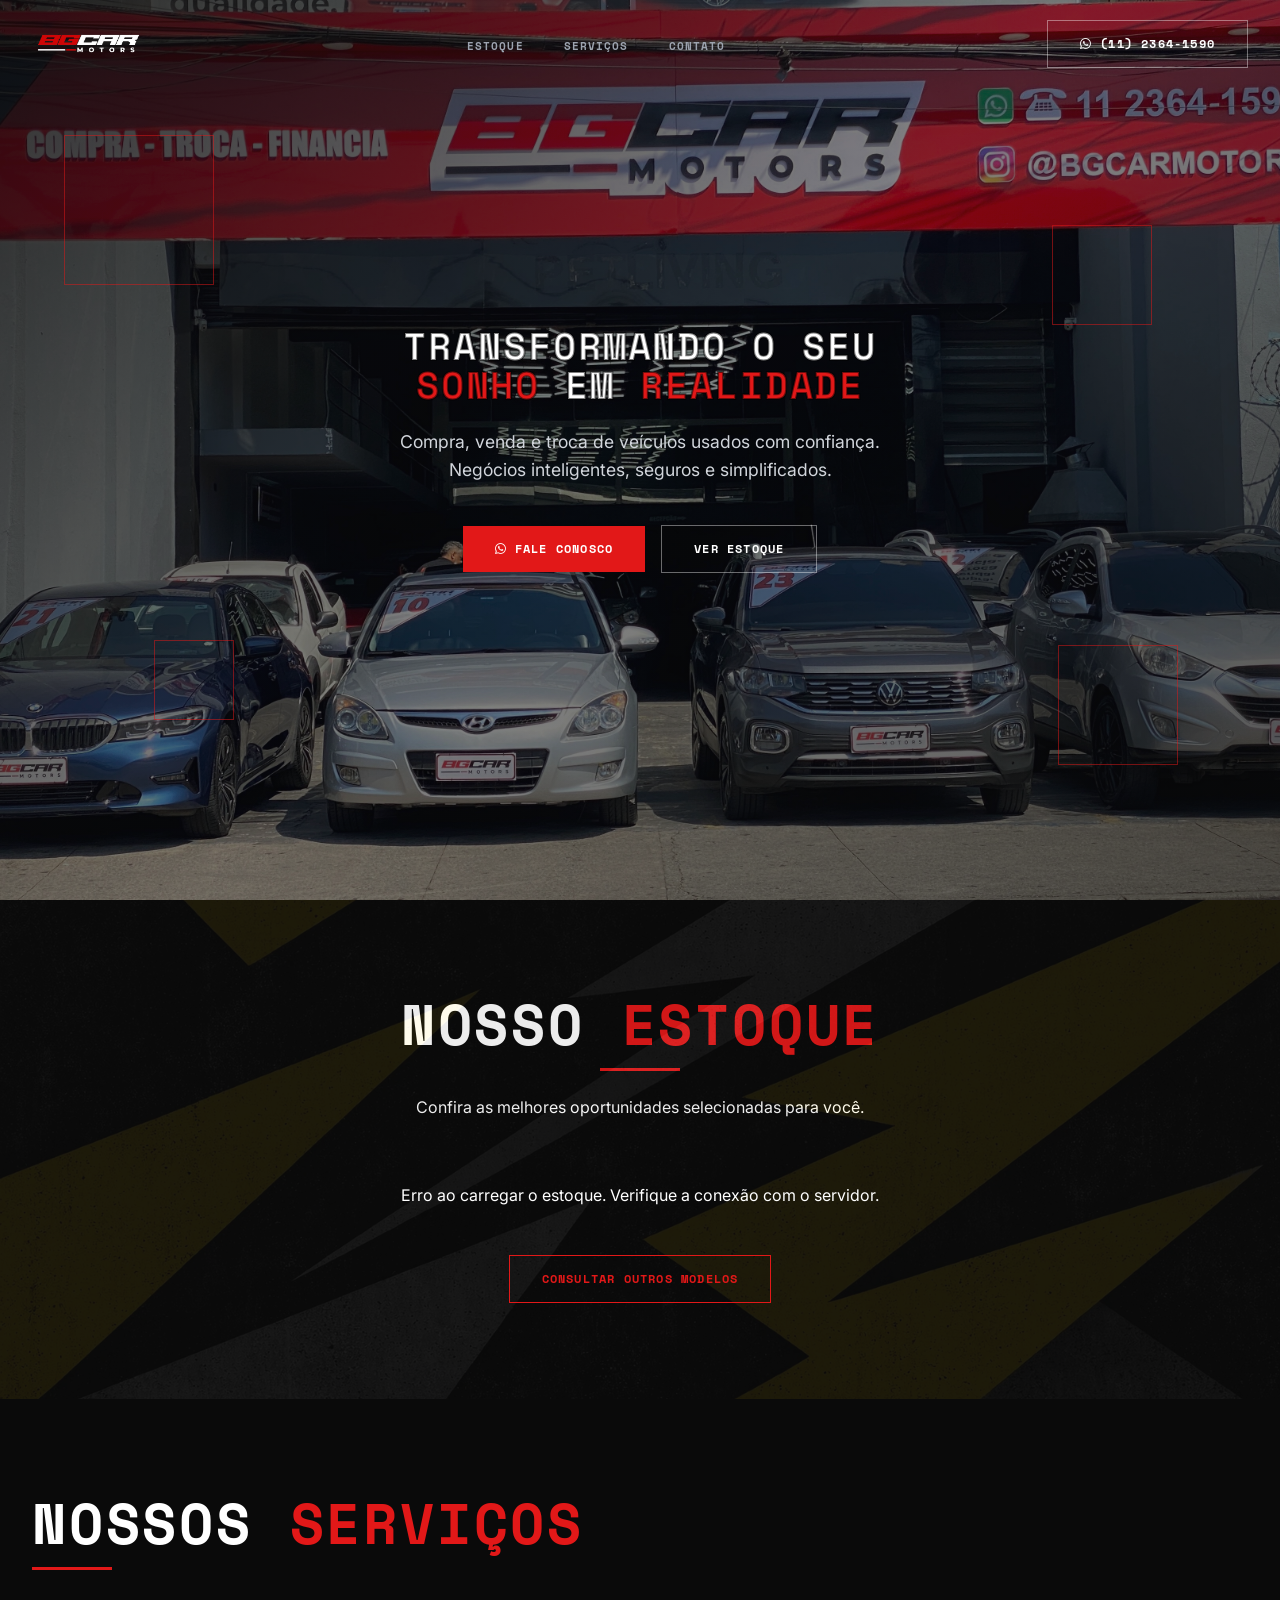
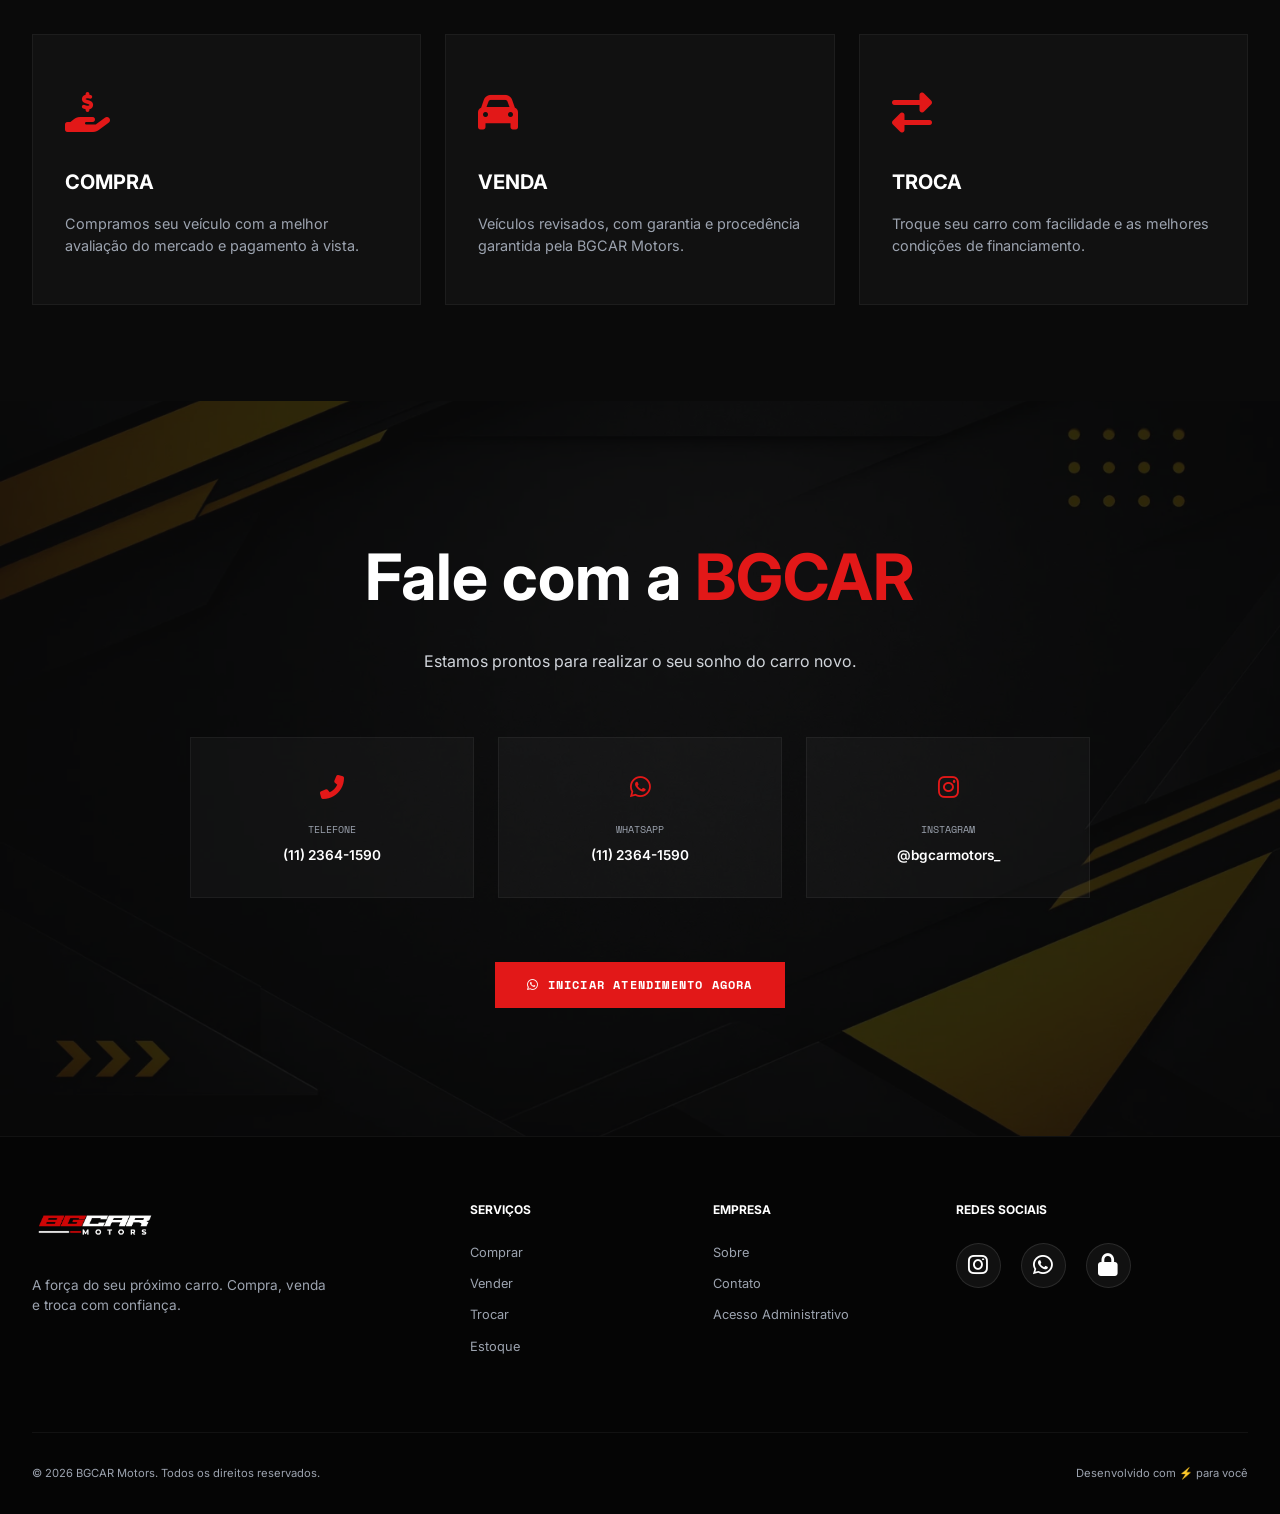
<file: index.html>
<!DOCTYPE html>
<html lang="pt-BR">
<head>
  <!-- Facebook Pixel Code -->
<script>
!function(f,b,e,v,n,t,s)
{if(f.fbq)return;n=f.fbq=function(){n.callMethod?
n.callMethod.apply(n,arguments):n.queue.push(arguments)};
if(!f._fbq)f._fbq=n;n.push=n;n.loaded=!0;n.version='2.0';
n.queue=[];t=b.createElement(e);t.async=!0;
t.src=v;s=b.getElementsByTagName(e)[0];
s.parentNode.insertBefore(t,s)}(window,document,'script',
'https://connect.facebook.net/en_US/fbevents.js');
 fbq('init', '2190529181764199'); 
fbq('track', 'PageView');
</script>
<noscript>
 <img height="1" width="1" 
src="https://www.facebook.com/tr?id=2190529181764199&ev=PageView
&noscript=1"/>
</noscript>
<!-- End Facebook Pixel Code -->

  <meta charset="UTF-8">
  <meta name="viewport" content="width=device-width, initial-scale=1.0">
  <title>BGCAR Motors — Acelere sua Conquista</title>
  
  <!-- CSS -->
  <link rel="stylesheet" href="./style.css">
  
  <!-- Font Awesome for Icons -->
  <link rel="stylesheet" href="https://cdnjs.cloudflare.com/ajax/libs/font-awesome/6.4.0/css/all.min.css">
  
  
  <!-- Favicon -->
  <link rel="icon" type="image/jpeg" href="img/logo.png">
</head>
<body>

  <!-- ══════════════════════════════════════════════════════════
       NAVBAR
  ══════════════════════════════════════════════════════════ -->
  <nav class="navbar" id="navbar">
    <div class="container">
      <!-- Logo -->
      <a href="index.html" class="navbar-logo">
        <img src="img/logo.png" alt="BGCAR Motors Logo" class="logo-img" />
      </a>

      <!-- Desktop Nav -->
      <ul class="navbar-nav">
        <li><a href="#estoque">Estoque</a></li>
        <li><a href="#servicos">Serviços</a></li>
        <li><a href="#contato">Contato</a></li>
      </ul>

      <!-- CTA -->
      <div class="navbar-cta">
        <a href="https://wa.me/551123641590" target="_blank" class="btn btn-outline">
          <i class="fab fa-whatsapp"></i> (11) 2364-1590
        </a>
      </div>

      <!-- Mobile Toggle -->
      <button class="navbar-toggle" id="mobileToggle">
        <span></span>
        <span></span>
        <span></span>
      </button>
    </div>
  </nav>

  <!-- Mobile Menu -->
  <div class="mobile-menu" id="mobileMenu">
    <button class="mobile-menu-close" id="mobileClose">&times;</button>
    <a href="#estoque">Estoque</a>
    <a href="#servicos">Serviços</a>
    <a href="#contato">Contato</a>
    <a href="https://wa.me/551123641590" target="_blank" class="btn btn-primary">Fale Conosco</a>
  </div>

  <!-- ══════════════════════════════════════════════════════════
       HERO SECTION
  ══════════════════════════════════════════════════════════ -->
  <section class="hero" id="hero">
    <div class="hero-bg"></div>
    <div class="hero-overlay"></div>
    
    <!-- Geometric Elements (Losangos Animados) -->
    <div class="hero-geo">
      <div class="geo-shape geo-shape-1"></div>
      <div class="geo-shape geo-shape-2"></div>
      <div class="geo-shape geo-shape-3"></div>
      <div class="geo-shape geo-shape-4"></div>
    </div>

    <div class="hero-content">
     <h1 class="hero-title">
      Transformando o seu<br>
      <span>sonho</span> em <span>realidade</span>
     </h1>
      <p class="hero-subtitle">
        Compra, venda e troca de veículos usados com confiança. Negócios inteligentes, seguros e simplificados.
      </p>
      <div class="hero-actions">
        <a href="https://wa.me/551123641590" target="_blank" class="btn btn-primary">
          <i class="fab fa-whatsapp"></i> FALE CONOSCO
        </a>
        <a href="#estoque" class="btn btn-outline">VER ESTOQUE</a>
      </div>
    </div>
  </section>

  <!-- ══════════════════════════════════════════════════════════
       ESTOQUE SECTION
  ══════════════════════════════════════════════════════════ -->
  <section class="estoque" id="estoque">
    <div class="estoque-bg"></div>
    <div class="container">
      <div class="estoque-header">
        <h2 class="section-title">Nosso <span>Estoque</span></h2>
        <div class="section-divider"></div>
        <p class="text-muted">Confira as melhores oportunidades selecionadas para você.</p>
      </div>

      <!-- O estoque será carregado dinamicamente via JS (Supabase) -->
      <div class="estoque-grid" id="estoqueGrid">
        <p style="text-align: center; grid-column: 1/-1; color: var(--text-muted);">Carregando estoque...</p>
      </div>

      <div style="text-align: center; margin-top: 3rem;">
        <a href="https://wa.me/551123641590" target="_blank" class="btn btn-outline-red">CONSULTAR OUTROS MODELOS</a>
      </div>
    </div>
  </section>

  <!-- ══════════════════════════════════════════════════════════
       SERVIÇOS SECTION
  ══════════════════════════════════════════════════════════ -->
  <section class="servicos" id="servicos">
    <div class="container">
      <h2 class="section-title">Nossos <span>Serviços</span></h2>
      <div class="section-divider"></div>

      <div class="servicos-grid">
        <div class="servico-card">
          <div class="servico-icon"><i class="fas fa-hand-holding-usd"></i></div>
          <h3 class="servico-title">Compra</h3>
          <p class="servico-desc">Compramos seu veículo com a melhor avaliação do mercado e pagamento à vista.</p>
        </div>
        <div class="servico-card">
          <div class="servico-icon"><i class="fas fa-car"></i></div>
          <h3 class="servico-title">Venda</h3>
          <p class="servico-desc">Veículos revisados, com garantia e procedência garantida pela BGCAR Motors.</p>
        </div>
        <div class="servico-card">
          <div class="servico-icon"><i class="fas fa-exchange-alt"></i></div>
          <h3 class="servico-title">Troca</h3>
          <p class="servico-desc">Troque seu carro com facilidade e as melhores condições de financiamento.</p>
        </div>
      </div>
    </div>
  </section>

  <!-- ══════════════════════════════════════════════════════════
       CTA / CONTATO SECTION
  ══════════════════════════════════════════════════════════ -->
  <section class="cta" id="contato">
    <div class="cta-bg"></div>
    <div class="cta-overlay"></div>
    <div class="container">
      <div class="cta-content">
        <h2 class="cta-title">Fale com a <span>BGCAR</span></h2>
        <p class="cta-subtitle">Estamos prontos para realizar o seu sonho do carro novo.</p>
        
        <div class="cta-contacts">
          <div class="contact-card">
            <div class="contact-icon"><i class="fas fa-phone-alt"></i></div>
            <div class="contact-label">Telefone</div>
            <div class="contact-value">(11) 2364-1590</div>
          </div>
          <div class="contact-card">
            <div class="contact-icon"><i class="fab fa-whatsapp"></i></div>
            <div class="contact-label">WhatsApp</div>
            <div class="contact-value">(11) 2364-1590</div>
          </div>
          <div class="contact-card">
            <div class="contact-icon"><i class="fab fa-instagram"></i></div>
            <div class="contact-label">Instagram</div>
            <div class="contact-value">@bgcarmotors_</div>
          </div>
        </div>

        <a href="https://wa.me/551123641590" target="_blank" class="btn btn-primary btn-lg">
          <i class="fab fa-whatsapp"></i> INICIAR ATENDIMENTO AGORA
        </a>
      </div>
    </div>
  </section>

  <!-- ══════════════════════════════════════════════════════════
       FOOTER
  ══════════════════════════════════════════════════════════ -->
  <footer class="footer">
    <div class="container">
      <div class="footer-grid">
        <div>
          <div class="footer-brand-logo">
            <img src="img/logo.png" alt="BGCAR Motors Logo" class="footer-logo-img" />
          </div>
          <p class="footer-brand-desc">
            A força do seu próximo carro. Compra, venda e troca com confiança.
          </p>
        </div>
        <div>
          <h4 class="footer-col-title">SERVIÇOS</h4>
          <ul class="footer-links">
            <li><a href="#servicos">Comprar</a></li>
            <li><a href="#servicos">Vender</a></li>
            <li><a href="#servicos">Trocar</a></li>
            <li><a href="#estoque">Estoque</a></li>
          </ul>
        </div>
        <div>
          <h4 class="footer-col-title">EMPRESA</h4>
          <ul class="footer-links">
            <li><a href="#hero">Sobre</a></li>
            <li><a href="#contato">Contato</a></li>
            <li><a href="./area-logada.html">Acesso Administrativo</a></li>
          </ul>
        </div>
        <div>
          <h4 class="footer-col-title">REDES SOCIAIS</h4>
          <div class="social-links">
            <a href="https://www.instagram.com/bgcarmotors_/" target="_blank" rel="noopener" class="social-btn instagram" title="Instagram">
              <i class="fab fa-instagram"></i>
            </a>
            <a href="https://wa.me/551123641590" target="_blank" rel="noopener" class="social-btn whatsapp" title="WhatsApp">
              <i class="fab fa-whatsapp"></i>
            </a>
            <a href="./area-logada.html" class="social-btn admin-lock" title="Área Logada">
              <i class="fas fa-lock"></i>
            </a>
          </div>
        </div>
      </div>

      <div class="footer-bottom">
        <p class="footer-copy">&copy; 2026 BGCAR Motors. Todos os direitos reservados.</p>
        <p class="footer-dev">Desenvolvido com &#9889; para você</p>
      </div>
    </div>
  </footer>

  <!-- Scripts -->
  <script src="script.js"></script>
</body>
</html>
</file>
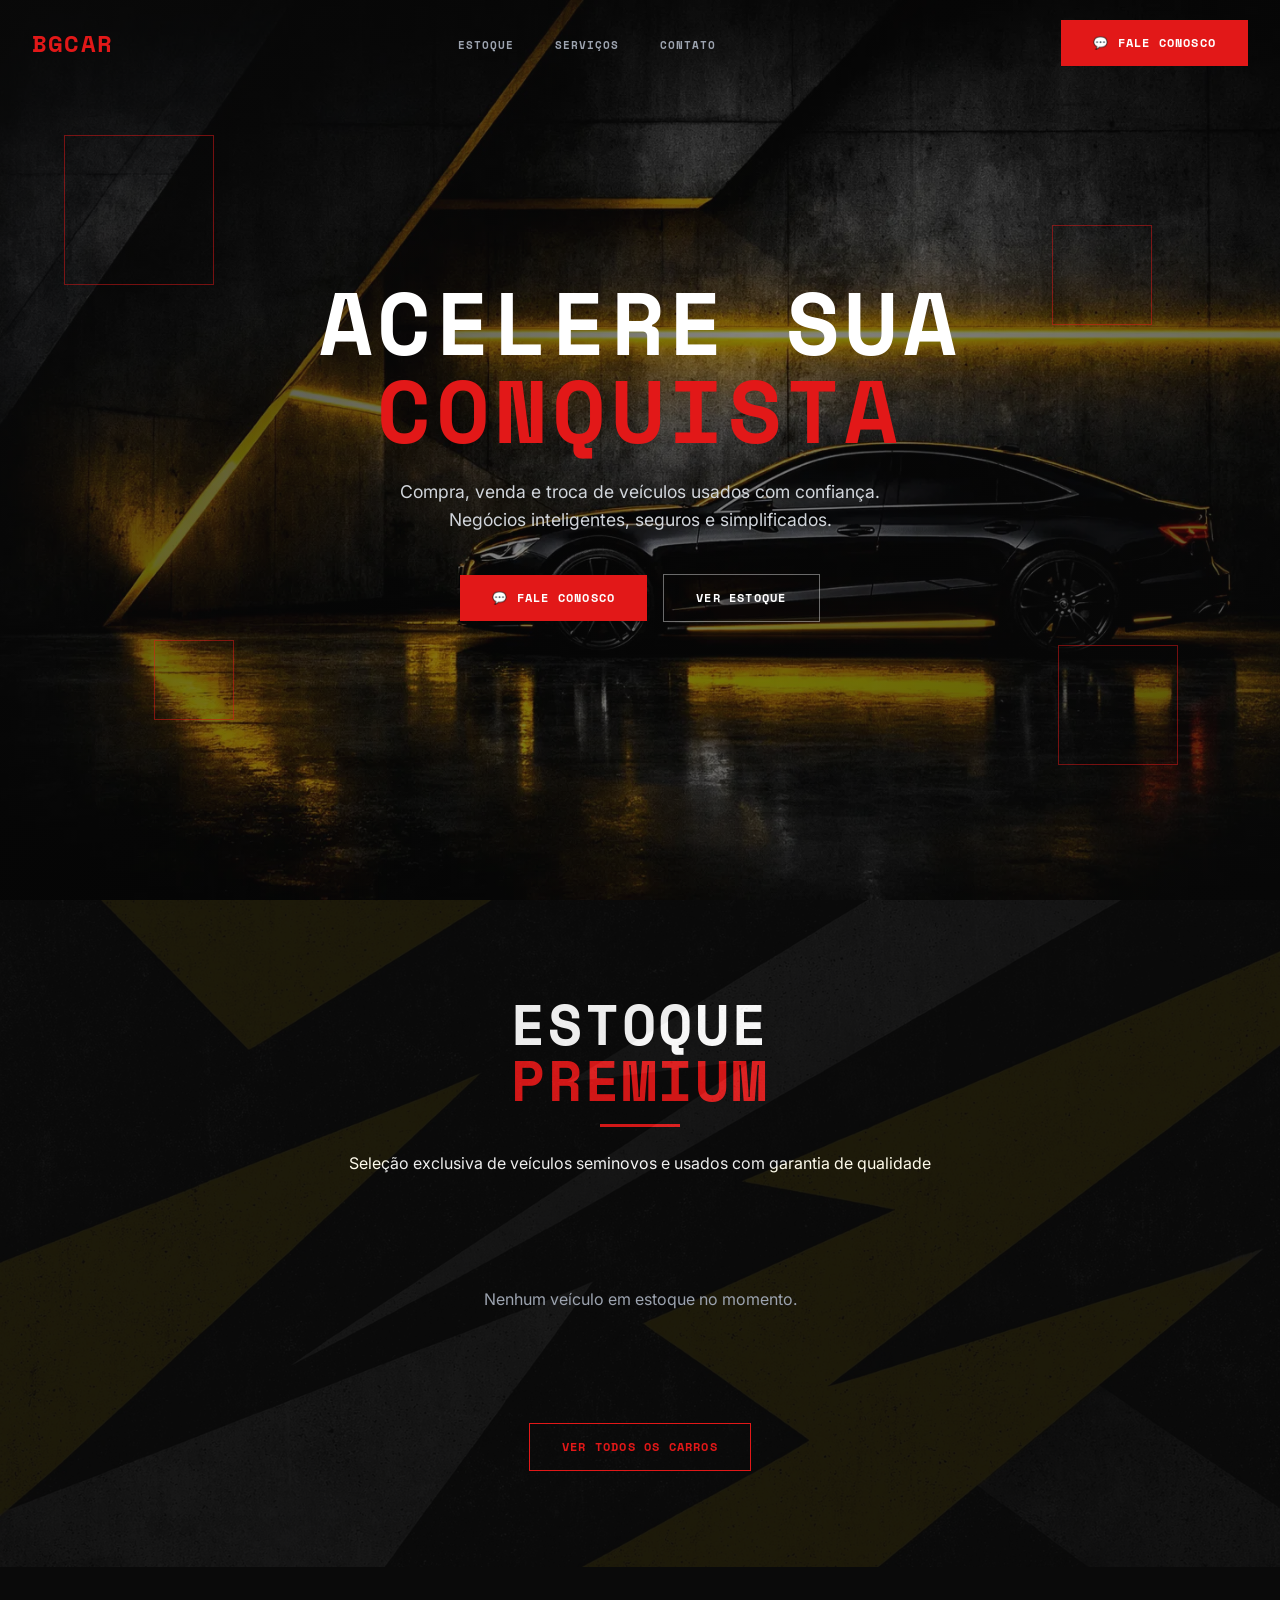
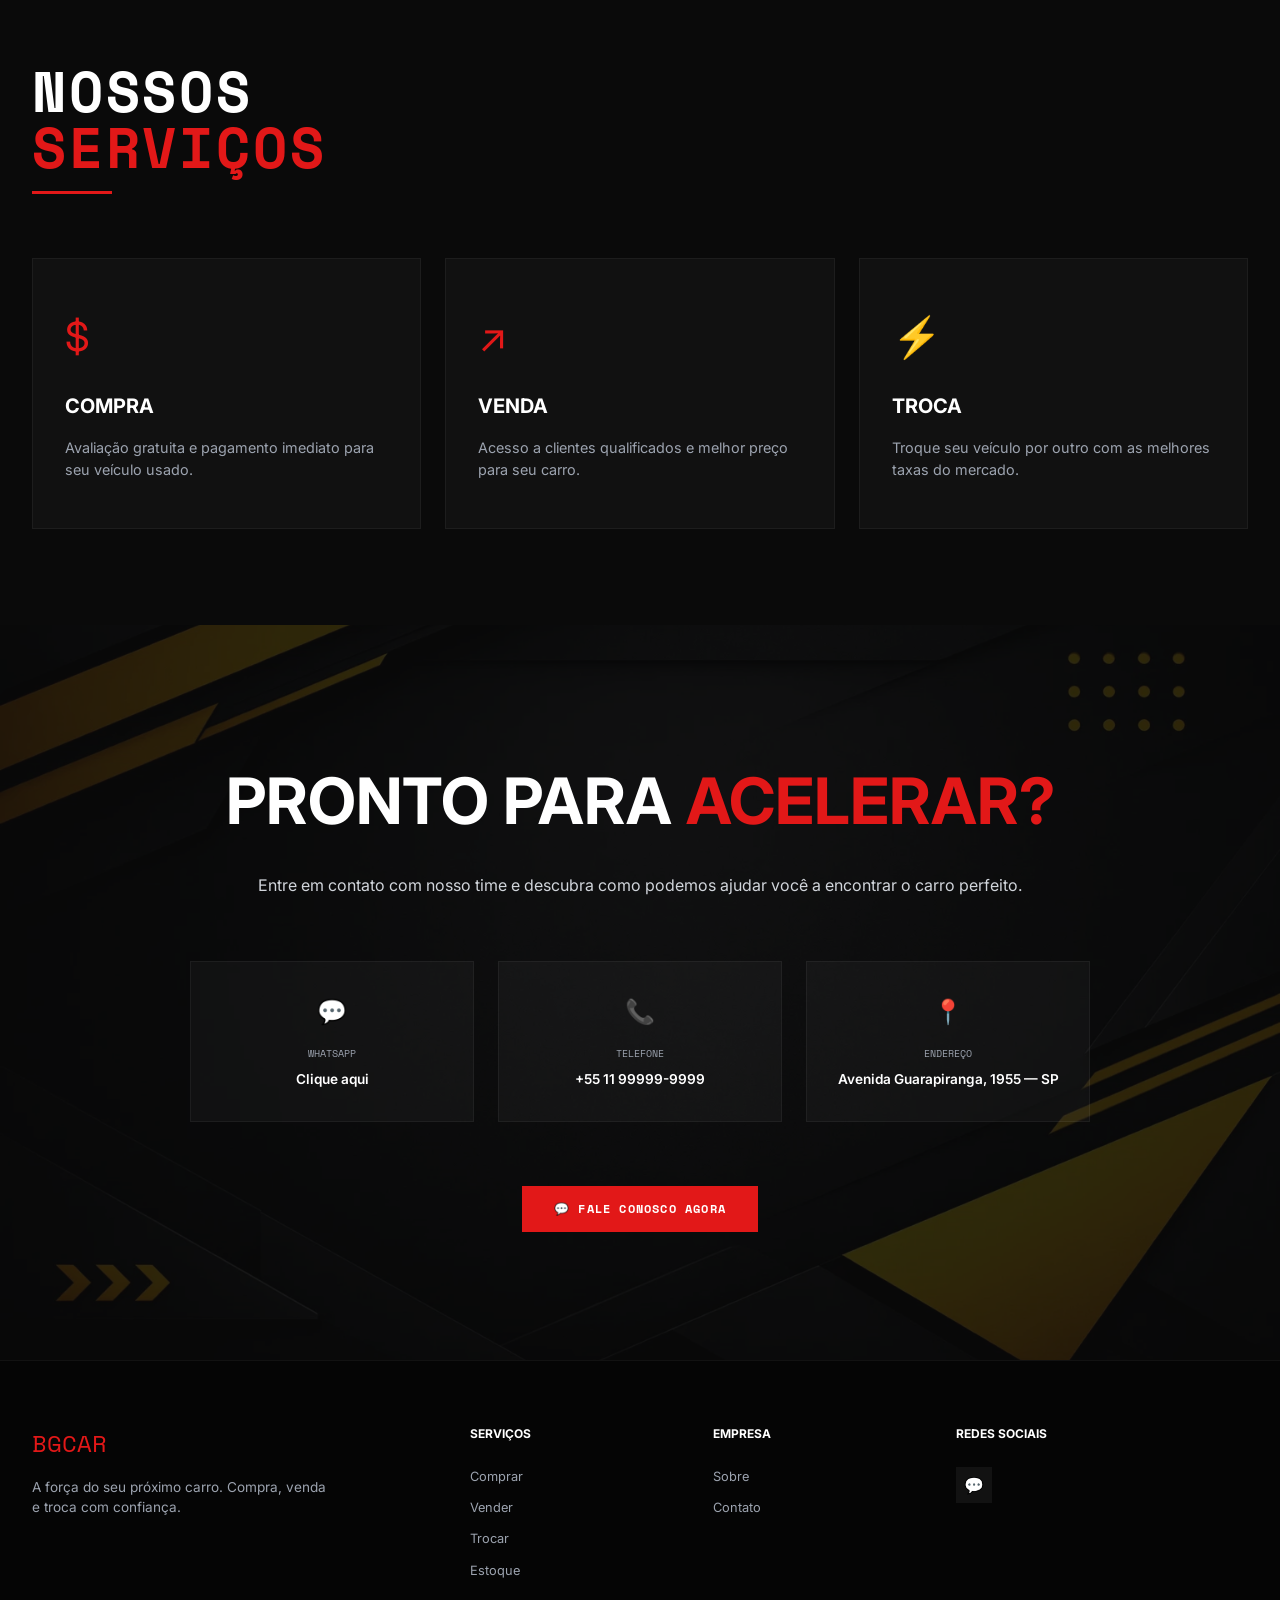
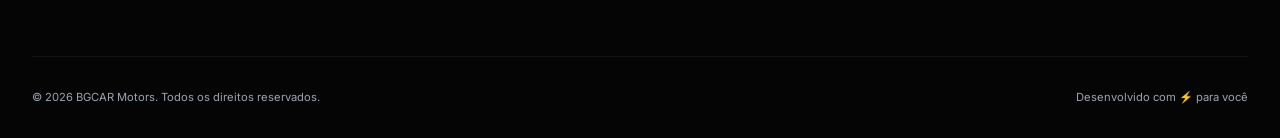
<file: bgcarmotors/src/pages/index.html>
<!DOCTYPE html>
<html lang="pt-BR">
<head>
  <meta charset="UTF-8" />
  <meta name="viewport" content="width=device-width, initial-scale=1.0, maximum-scale=1" />
  <title>BGCAR Motors — Acelere sua Conquista</title>
  <meta name="description" content="Compra, venda e troca de veículos usados. Negócios com confiança. A força do seu próximo carro!" />
  <meta name="theme-color" content="#0a0a0a" />

  <!-- Open Graph -->
  <meta property="og:title" content="BGCAR Motors — Acelere sua Conquista" />
  <meta property="og:description" content="Compra, venda e troca de veículos usados com confiança." />
  <meta property="og:type" content="website" />
  <meta property="og:url" content="https://bgcarmotors.com.br/" />

  <!-- Favicon placeholder -->
  <link rel="icon" type="image/x-icon" href="../img/logo.jpeg" />

  <!-- CSS -->
  <link rel="stylesheet" href="style.css" />
</head>
<body>

  <!-- ══════════════════════════════════════════════════════════
       NAVBAR
  ══════════════════════════════════════════════════════════ -->
  <nav class="navbar" id="navbar">
    <div class="container">
      <!-- Logo -->
      <a href="index.html" class="navbar-logo">
        BGCAR
      </a>

      <!-- Desktop Nav -->
      <ul class="navbar-nav">
        <li><a href="#estoque">Estoque</a></li>
        <li><a href="#servicos">Serviços</a></li>
        <li><a href="#contato">Contato</a></li>
      </ul>

      <!-- Desktop CTA -->
      <div class="navbar-cta">
        <a href="https://wa.me/5511999999999?text=Olá!%20Gostaria%20de%20saber%20mais%20sobre%20os%20carros%20disponíveis."
           class="btn btn-primary" target="_blank" rel="noopener">
          &#128172; Fale Conosco
        </a>
      </div>

      <!-- Mobile Toggle -->
      <button class="navbar-toggle" id="navToggle" aria-label="Abrir menu">
        <span></span>
        <span></span>
        <span></span>
      </button>
    </div>
  </nav>

  <!-- Mobile Menu -->
  <div class="mobile-menu" id="mobileMenu">
    <button class="mobile-menu-close" id="mobileMenuClose" aria-label="Fechar menu">&times;</button>
    <a href="#estoque" class="mobile-link">Estoque</a>
    <a href="#servicos" class="mobile-link">Serviços</a>
    <a href="#contato" class="mobile-link">Contato</a>
    <a href="https://wa.me/5511999999999?text=Olá!%20Gostaria%20de%20saber%20mais%20sobre%20os%20carros%20disponíveis."
       class="btn btn-primary" target="_blank" rel="noopener">
      &#128172; Fale Conosco
    </a>
  </div>


  <!-- ══════════════════════════════════════════════════════════
       HERO SECTION
  ══════════════════════════════════════════════════════════ -->
  <section class="hero" id="hero">
    <!-- Background -->
    <div class="hero-bg"></div>
    <div class="hero-overlay"></div>

    <!-- Geometric decorations (Animated Diamonds) -->
    <div class="hero-geo">
      <div class="geo-shape geo-shape-1"></div>
      <div class="geo-shape geo-shape-2"></div>
      <div class="geo-shape geo-shape-3"></div>
      <div class="geo-shape geo-shape-4"></div>
    </div>

    <!-- Content -->
    <div class="hero-content">
      <h1 class="hero-title fade-in">
        ACELERE SUA
        <span>CONQUISTA</span>
      </h1>
      <p class="hero-subtitle fade-in delay-1">
        Compra, venda e troca de veículos usados com confiança.
        Negócios inteligentes, seguros e simplificados.
      </p>
      <div class="hero-actions fade-in delay-2">
        <a href="https://wa.me/5511999999999?text=Olá!%20Gostaria%20de%20saber%20mais%20sobre%20os%20carros%20disponíveis."
           class="btn btn-primary" target="_blank" rel="noopener">
          &#128172; Fale Conosco
        </a>
        <a href="#estoque" class="btn btn-outline">
          Ver Estoque
        </a>
      </div>
    </div>
  </section>


  <!-- ══════════════════════════════════════════════════════════
       ESTOQUE SECTION
  ══════════════════════════════════════════════════════════ -->
  <section class="estoque" id="estoque">
    <div class="estoque-bg"></div>

    <div class="container">
      <!-- Header -->
      <div class="estoque-header fade-in">
        <h2 class="section-title">
          ESTOQUE<br><span>PREMIUM</span>
        </h2>
        <div class="section-divider"></div>
        <p class="estoque-subtitle">
          Seleção exclusiva de veículos seminovos e usados com garantia de qualidade
        </p>
      </div>

      <!-- Grid de carros dinâmico -->
      <div class="estoque-grid" id="estoqueGrid">
        <!-- Preenchido dinamicamente pelo script.js -->
      </div><!-- /estoque-grid -->

      <!-- Ver todos -->
      <div class="estoque-footer fade-in" style="text-align: center; margin-top: 4rem;">
        <a href="https://wa.me/5511999999999?text=Olá!%20Gostaria%20de%20ver%20todo%20o%20estoque%20disponível."
           class="btn btn-outline-red" target="_blank" rel="noopener">
          VER TODOS OS CARROS
        </a>
      </div>
    </div>
  </section>


  <!-- ══════════════════════════════════════════════════════════
       SERVIÇOS SECTION
  ══════════════════════════════════════════════════════════ -->
  <section class="servicos" id="servicos">
    <div class="container">
      <!-- Header -->
      <div class="servicos-header fade-in-left">
        <h2 class="section-title">
          NOSSOS<br><span>SERVIÇOS</span>
        </h2>
        <div class="section-divider"></div>
      </div>

      <!-- Grid -->
      <div class="servicos-grid">

        <!-- Compra -->
        <div class="servico-card fade-in delay-1">
          <div class="servico-icon">&#36;</div>
          <h3 class="servico-title">COMPRA</h3>
          <p class="servico-desc">
            Avaliação gratuita e pagamento imediato para seu veículo usado.
          </p>
        </div>

        <!-- Venda -->
        <div class="servico-card fade-in delay-2">
          <div class="servico-icon">&#8599;</div>
          <h3 class="servico-title">VENDA</h3>
          <p class="servico-desc">
            Acesso a clientes qualificados e melhor preço para seu carro.
          </p>
        </div>

        <!-- Troca -->
        <div class="servico-card fade-in delay-3">
          <div class="servico-icon">&#9889;</div>
          <h3 class="servico-title">TROCA</h3>
          <p class="servico-desc">
            Troque seu veículo por outro com as melhores taxas do mercado.
          </p>
        </div>

      </div><!-- /servicos-grid -->
    </div>
  </section>


  <!-- ══════════════════════════════════════════════════════════
       CTA / CONTATO SECTION
  ══════════════════════════════════════════════════════════ -->
  <section class="cta" id="contato">
    <div class="cta-bg"></div>
    <div class="cta-overlay"></div>

    <div class="container">
      <div class="cta-content">
        <h2 class="cta-title fade-in">
          PRONTO PARA
          <span>ACELERAR?</span>
        </h2>
        <p class="cta-subtitle fade-in delay-1">
          Entre em contato com nosso time e descubra como podemos ajudar
          você a encontrar o carro perfeito.
        </p>

        <!-- Contact cards -->
        <div class="cta-contacts fade-in delay-2">
          <a href="https://wa.me/5511999999999?text=Olá!%20Gostaria%20de%20saber%20mais%20sobre%20os%20carros%20disponíveis."
             class="contact-card" target="_blank" rel="noopener">
            <div class="contact-icon">&#128172;</div>
            <div class="contact-label">WHATSAPP</div>
            <div class="contact-value">Clique aqui</div>
          </a>
          <a href="tel:+5511999999999" class="contact-card">
            <div class="contact-icon">&#128222;</div>
            <div class="contact-label">TELEFONE</div>
            <div class="contact-value">+55 11 99999-9999</div>
          </a>
          <div class="contact-card">
            <div class="contact-icon">&#128205;</div>
            <div class="contact-label">ENDEREÇO</div>
            <div class="contact-value">Avenida Guarapiranga, 1955 — SP</div>
          </div>
        </div>

        <!-- CTA Button -->
        <div class="fade-in delay-3">
          <a href="https://wa.me/5511999999999?text=Olá!%20Gostaria%20de%20saber%20mais%20sobre%20os%20carros%20disponíveis."
             class="btn btn-primary" target="_blank" rel="noopener">
            &#128172; FALE CONOSCO AGORA
          </a>
        </div>
      </div>
    </div>
  </section>


  <!-- ══════════════════════════════════════════════════════════
       FOOTER
  ══════════════════════════════════════════════════════════ -->
  <footer class="footer">
    <div class="container">
      <div class="footer-grid">

        <!-- Brand -->
        <div>
          <div class="footer-brand-name">BGCAR</div>
          <p class="footer-brand-desc">
            A força do seu próximo carro. Compra, venda e troca com confiança.
          </p>
        </div>

        <!-- Serviços -->
        <div>
          <h4 class="footer-col-title">SERVIÇOS</h4>
          <ul class="footer-links">
            <li><a href="#servicos">Comprar</a></li>
            <li><a href="#servicos">Vender</a></li>
            <li><a href="#servicos">Trocar</a></li>
            <li><a href="#estoque">Estoque</a></li>
          </ul>
        </div>

        <!-- Empresa -->
        <div>
          <h4 class="footer-col-title">EMPRESA</h4>
          <ul class="footer-links">
            <li><a href="#hero">Sobre</a></li>
            <li><a href="#contato">Contato</a></li>
          </ul>
        </div>

        <!-- Redes Sociais -->
        <div>
          <h4 class="footer-col-title">REDES SOCIAIS</h4>
          <div class="social-links">
            <a href="https://wa.me/5511999999999" class="social-btn" target="_blank" rel="noopener" aria-label="WhatsApp">
              &#128172;
            </a>
          </div>
        </div>

      </div><!-- /footer-grid -->

      <div class="footer-bottom">
        <p class="footer-copy">
          &copy; 2026 BGCAR Motors. Todos os direitos reservados.
        </p>
        <p class="footer-dev">
          Desenvolvido com &#9889; para você
        </p>
      </div>
    </div>
  </footer>


  <!-- JS -->
  <script src="../js/script.js"></script>
</body>
</html>
</file>
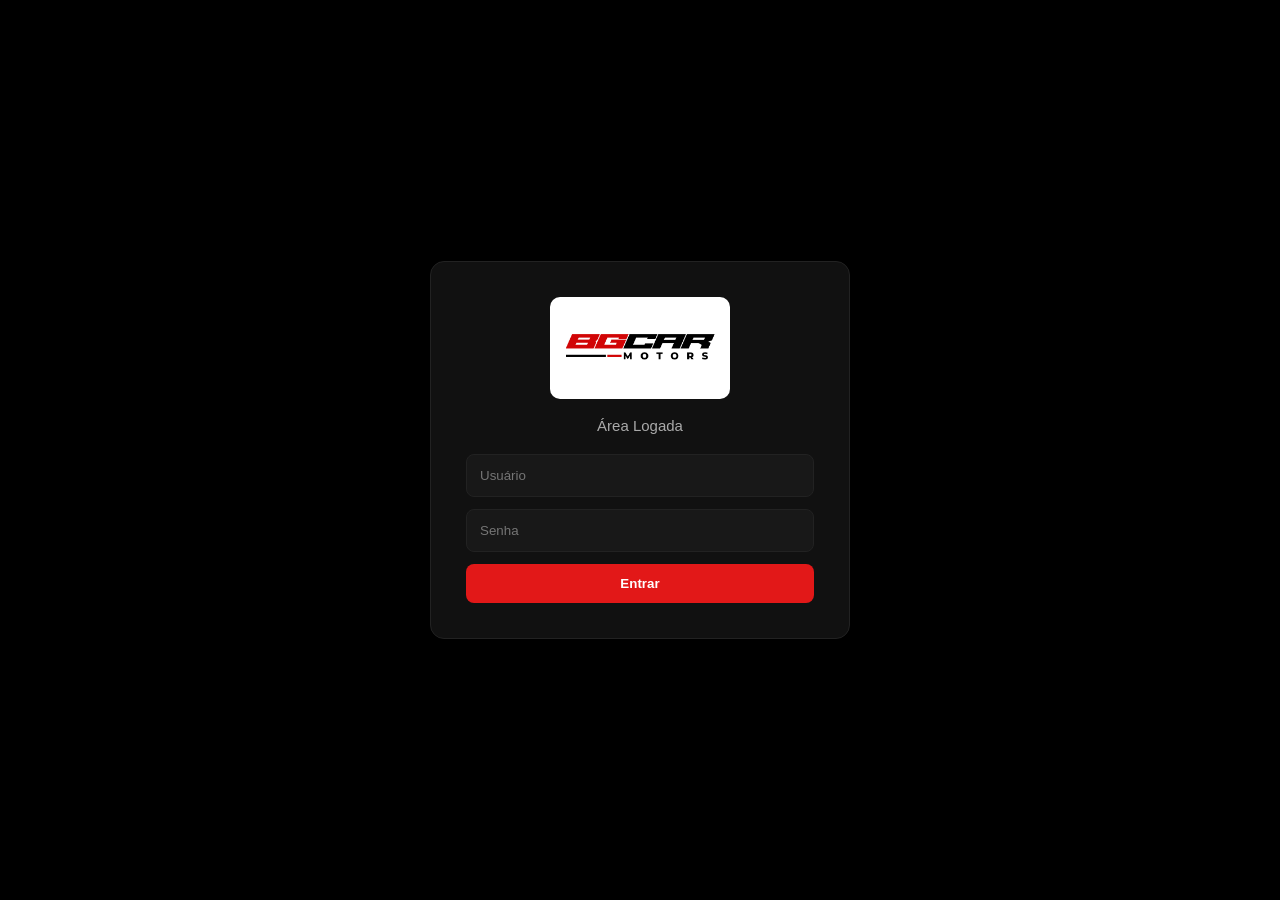
<file: area-logada.html>
<!DOCTYPE html>
<html lang="pt-BR">
<head>
<!-- Facebook Pixel Code -->
<script>
!function(f,b,e,v,n,t,s)
{if(f.fbq)return;n=f.fbq=function(){n.callMethod?
n.callMethod.apply(n,arguments):n.queue.push(arguments)};
if(!f._fbq)f._fbq=n;n.push=n;n.loaded=!0;n.version='2.0';
n.queue=[];t=b.createElement(e);t.async=!0;
t.src=v;s=b.getElementsByTagName(e)[0];
s.parentNode.insertBefore(t,s)}(window,document,'script',
'https://connect.facebook.net/en_US/fbevents.js');
 fbq('init', '2190529181764199'); 
fbq('track', 'PageView');
</script>
<noscript>
 <img height="1" width="1" 
src="https://www.facebook.com/tr?id=2190529181764199&ev=PageView
&noscript=1"/>
</noscript>
<!-- End Facebook Pixel Code -->
 
<meta charset="UTF-8">
<meta name="viewport" content="width=device-width, initial-scale=1.0">
<title>BGCAR Motors - Área Logada</title>

<link rel="stylesheet" href="https://cdnjs.cloudflare.com/ajax/libs/font-awesome/6.4.0/css/all.min.css">

<style>
*{
margin:0;
padding:0;
box-sizing:border-box;
font-family:Arial, Helvetica, sans-serif;
}

body{
background:#0b0b0b;
color:#fff;
}

/* LOGIN */
.login-screen{
position:fixed;
inset:0;
display:flex;
justify-content:center;
align-items:center;
background:#000;
z-index:999;
}

.login-box{
width:100%;
max-width:420px;
background:#111;
padding:35px;
border-radius:14px;
border:1px solid #222;
}

.login-logo{
width:180px;
display:block;
margin:0 auto 18px auto;
border-radius:10px;
}

.login-box p{
color:#aaa;
margin-bottom:20px;
text-align:center;
font-size:15px;
}

input, textarea{
width:100%;
padding:13px;
margin-bottom:12px;
border-radius:8px;
border:1px solid #222;
background:#181818;
color:#fff;
outline:none;
}

input:focus,
textarea:focus{
border-color:#e21818;
}

button{
border:none;
cursor:pointer;
border-radius:8px;
padding:12px;
font-weight:700;
}

.btn-primary{
background:#e21818;
color:#fff;
}

#loginError{
display:none;
color:#ff9090;
margin-top:10px;
text-align:center;
}

/* DASHBOARD */
.dashboard{
display:none;
min-height:100vh;
}

.sidebar{
position:fixed;
top:0;
left:0;
bottom:0;
width:240px;
background:#111;
padding:25px;
border-right:1px solid #222;
display: flex;
flex-direction: column;
}

.logo{
text-align:center;
margin-bottom:30px;
}

.logo img{
width:170px;
border-radius:10px;
}

.sidebar button{
width:100%;
margin-bottom:12px;
}

.logout{
margin-top: auto;
width: 100% !important;
}

.main{
margin-left:240px;
padding:30px;
}

.top{
display:flex;
justify-content:space-between;
align-items:center;
margin-bottom:22px;
}

.top h1{
font-size:28px;
}

/* LISTA */
.cars-grid{
display:flex;
flex-direction:column;
gap:12px;
}

/* CARD */
.car-card{
display:flex;
align-items:center;
gap:14px;
background:#111;
border:1px solid #222;
padding:12px;
border-radius:12px;
transition:.2s;
}

.car-card:hover{
border-color:#e21818;
}

/* FOTO */
.car-image{
width:75px;
height:55px;
border-radius:8px;
overflow:hidden;
flex-shrink:0;
}

.car-image img{
width:100%;
height:100%;
object-fit:cover;
}

/* INFO */
.car-info{
flex:1;
}

.car-brand{
font-size:12px;
font-weight:700;
color:#e21818;
text-transform:uppercase;
margin-bottom:2px;
}

.car-model{
font-size:20px;
font-weight:800;
margin-bottom:5px;
}

.car-line{
font-size:13px;
color:#ccc;
margin-bottom:4px;
}

.price{
font-size:18px;
font-weight:800;
}

/* BOTÕES */
.car-actions{
display:flex;
flex-direction:column;
gap:8px;
width:110px;
}

.car-actions button{
padding:10px;
font-size:13px;
}

.edit{
background:#e21818;
color:#fff;
}

.delete{
background:#2a1212;
color:#ff8d8d;
}

/* MODAL */
.modal{
position:fixed;
inset:0;
background:rgba(0,0,0,.7);
display:none;
justify-content:center;
align-items:center;
z-index:9999;
}

.modal.active{
display:flex;
}

.modal-box{
width:100%;
max-width:720px;
background:#111;
padding:25px;
border-radius:14px;
max-height:90vh;
overflow:auto;
}

.modal-box h2{
margin-bottom:18px;
}

.row{
display:grid;
grid-template-columns:1fr 1fr;
gap:12px;
}

.preview img{
width:90px;
height:90px;
border-radius:10px;
object-fit:cover;
margin-top:10px;
}

.actions{
display:flex;
gap:10px;
margin-top:16px;
}

/* MOBILE */
@media(max-width:768px){

.sidebar{
position:relative;
width:100%;
height:auto;
}

.main{
margin-left:0;
padding:20px;
}

.top{
flex-direction:column;
align-items:flex-start;
gap:10px;
}

.row{
grid-template-columns:1fr;
}

.car-card{
gap:10px;
}

.car-image{
width:70px;
height:50px;
}

.car-model{
font-size:16px;
}

.car-actions{
width:95px;
}

.car-actions button{
padding:8px;
font-size:12px;
}

}
</style>
</head>

<body>

<!-- LOGIN -->
<div class="login-screen" id="loginScreen">
<div class="login-box">

<img src="img/logo.jpeg" class="login-logo">

<p>Área Logada</p>

<form id="loginForm">
<input type="text" id="username" placeholder="Usuário" required>
<input type="password" id="password" placeholder="Senha" required>

<button type="submit" class="btn-primary" style="width:100%">
Entrar
</button>
</form>

<div id="loginError">Login inválido</div>
</div>
</div>

<!-- DASHBOARD -->
<div class="dashboard" id="dashboard">

<div class="sidebar">

<div class="logo">
<img src="img/logo.jpeg">
</div>

<button class="btn-primary" onclick="openModal()">
+ Novo Carro
</button>

<button class="btn-primary logout" onclick="logout()">
Sair
</button>

</div>

<div class="main">

<div class="top">
<h1>Estoque</h1>

<button class="btn-primary" onclick="openModal()">
+ Novo Carro
</button>
</div>

<div class="cars-grid" id="carsGrid"></div>

</div>
</div>

<!-- MODAL -->
<div class="modal" id="modal">
<div class="modal-box">

<h2>Novo Veículo</h2>

<form id="carForm">

<div class="row">
<input type="text" id="carMarca" placeholder="Marca" required>
<input type="text" id="carModelo" placeholder="Modelo" required>
</div>

<div class="row">
<input type="number" id="carAno" placeholder="Ano" required>
<input type="text" id="carCor" placeholder="Cor" required>
</div>

<div class="row">
<input type="number" id="carKm" placeholder="KM" required>
<input type="number" id="carValor" placeholder="Valor" required>
</div>

<textarea id="carDescricao" rows="4" placeholder="Descrição"></textarea>

<input type="file" id="carFotos" multiple accept="image/*">

<div class="preview" id="photoGallery"></div>

<div class="actions">
<button type="submit" class="btn-primary" style="flex:1">
Salvar
</button>

<button type="button" onclick="closeModal()" style="flex:1">
Cancelar
</button>
</div>

</form>

</div>
</div>

<script src="admin.js"></script>

</body>
</html>
</file>
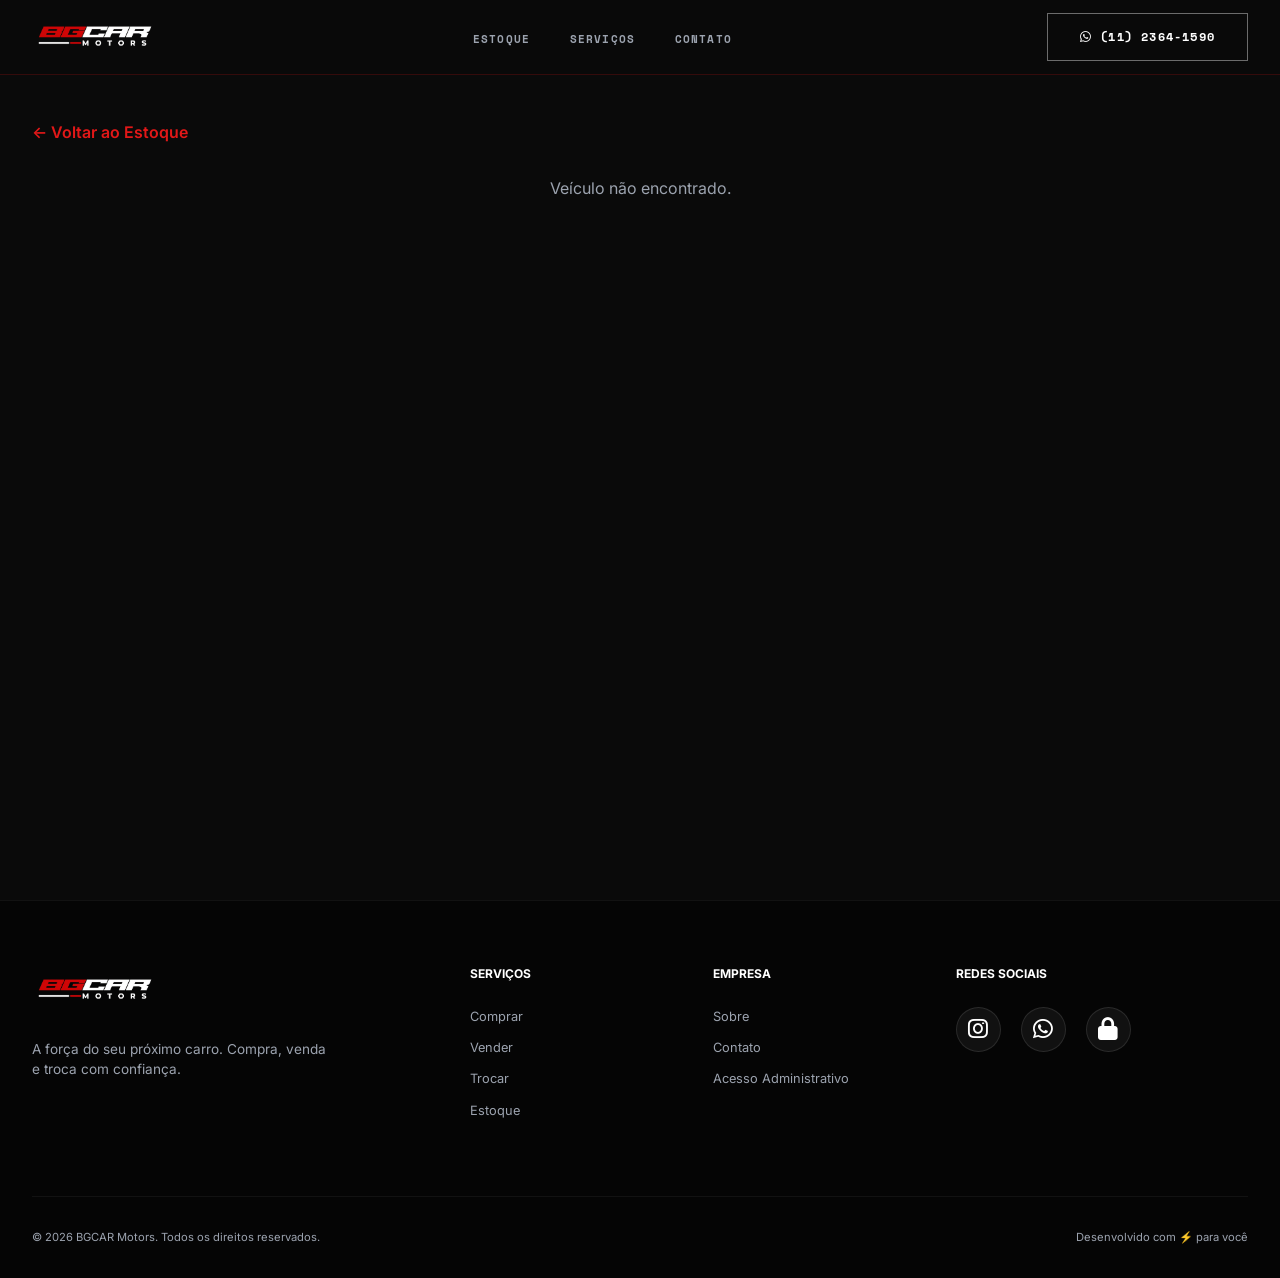
<file: detalhes.html>
<!DOCTYPE html>
<html lang="pt-BR">
<head>
  <!-- Facebook Pixel Code -->
<script>
!function(f,b,e,v,n,t,s)
{if(f.fbq)return;n=f.fbq=function(){n.callMethod?
n.callMethod.apply(n,arguments):n.queue.push(arguments)};
if(!f._fbq)f._fbq=n;n.push=n;n.loaded=!0;n.version='2.0';
n.queue=[];t=b.createElement(e);t.async=!0;
t.src=v;s=b.getElementsByTagName(e)[0];
s.parentNode.insertBefore(t,s)}(window,document,'script',
'https://connect.facebook.net/en_US/fbevents.js');
 fbq('init', '2190529181764199'); 
fbq('track', 'PageView');
</script>
<noscript>
 <img height="1" width="1" 
src="https://www.facebook.com/tr?id=2190529181764199&ev=PageView
&noscript=1"/>
</noscript>
<!-- End Facebook Pixel Code -->
 
  <meta charset="UTF-8">
  <meta name="viewport" content="width=device-width, initial-scale=1.0">
  <title>Detalhes do Veículo — BGCAR Motors</title>
  
  <!-- CSS -->
  <link rel="stylesheet" href="./style.css">
  
  <!-- Font Awesome for Icons -->
  <link rel="stylesheet" href="https://cdnjs.cloudflare.com/ajax/libs/font-awesome/6.4.0/css/all.min.css">
  
  <!-- Favicon -->
  <link rel="icon" type="image/jpeg" href="img/logo.png">

  <style>
    .detalhes-page {
      padding-top: 120px;
      padding-bottom: 60px;
      min-height: 100vh;
    }

    .car-header {
      margin-bottom: 2rem;
    }

    .car-header h1 {
      font-family: var(--font-title);
      font-size: clamp(1.5rem, 4vw, 2.5rem);
      text-transform: uppercase;
      color: var(--text-white);
    }

    .car-header h1 span {
      color: var(--primary);
    }

    .car-main-grid {
      display: grid;
      grid-template-columns: 1.5fr 1fr;
      gap: 3rem;
      margin-bottom: 3rem;
    }

    @media (max-width: 992px) {
      .car-main-grid {
        grid-template-columns: 1fr;
        gap: 2rem;
      }
    }

    /* Carousel Custom for Details Page */
    .details-carousel {
      position: relative;
      aspect-ratio: 16/10;
      background: #000;
      overflow: hidden;
      border: 1px solid var(--border);
    }

    .details-carousel-container {
      display: flex;
      height: 100%;
      width: 100%;
      transition: transform 0.4s cubic-bezier(0.4, 0, 0.2, 1);
    }

    .details-carousel-slide {
      min-width: 100%;
      height: 100%;
    }

    .details-carousel-slide img {
      width: 100%;
      height: 100%;
      object-fit: contain;
    }

    .car-info-box {
      background: var(--bg-card);
      padding: 2.5rem;
      border: 1px solid var(--border);
      display: flex;
      flex-direction: column;
      justify-content: center;
    }

    .car-price-large {
      font-family: var(--font-title);
      font-size: 3rem;
      color: var(--primary);
      margin-bottom: 1rem;
      font-weight: 700;
    }

    .financing-phrase {
      font-size: 1.1rem;
      color: var(--text-light);
      margin-bottom: 2rem;
      border-left: 3px solid var(--primary);
      padding-left: 1rem;
    }

    .car-description-section {
      background: var(--bg-card);
      padding: 2.5rem;
      border: 1px solid rgba(255, 255, 255, 0.05);
      margin-top: 2rem;
    }

    .car-description-section h2 {
      font-family: var(--font-title);
      font-size: 1.5rem;
      margin-bottom: 1.5rem;
      color: var(--primary);
      text-transform: uppercase;
    }

    .car-description-text {
      color: var(--text-light);
      line-height: 1.8;
      white-space: pre-wrap;
      margin-bottom: 2rem;
    }

    .details-cta {
      text-align: center;
      margin-top: 3rem;
    }

    .loading-container {
      display: flex;
      flex-direction: column;
      align-items: center;
      justify-content: center;
      height: 50vh;
    }

    .spinner {
      width: 50px;
      height: 50px;
      border: 5px solid rgba(226, 24, 24, 0.2);
      border-top: 5px solid var(--primary);
      border-radius: 50%;
      animation: spin 1s linear infinite;
      margin-bottom: 1rem;
    }

    @keyframes spin {
      0% { transform: rotate(0deg); }
      100% { transform: rotate(360deg); }
    }

    .back-link {
      display: inline-block;
      margin-bottom: 2rem;
      color: var(--primary);
      text-decoration: none;
      font-weight: 600;
    }

    .back-link:hover {
      text-decoration: underline;
    }
  </style>
</head>
<body>

  <!-- NAVBAR -->
  <nav class="navbar scrolled" id="navbar">
    <div class="container">
      <a href="index.html" class="navbar-logo">
        <img src="img/logo.png" alt="BGCAR Motors Logo" class="logo-img" style="height: 50px;"/>
      </a>
      <ul class="navbar-nav">
        <li><a href="index.html#estoque">Estoque</a></li>
        <li><a href="index.html#servicos">Serviços</a></li>
        <li><a href="index.html#contato">Contato</a></li>
      </ul>
      <div class="navbar-cta">
        <a href="https://wa.me/551123641590" target="_blank" class="btn btn-outline">
          <i class="fab fa-whatsapp"></i> (11) 2364-1590
        </a>
      </div>
    </div>
  </nav>

  <main class="detalhes-page">
    <div class="container" id="carDetailsContent">
      <div class="loading-container">
        <div class="spinner"></div>
        <p>Carregando informações do veículo...</p>
      </div>
    </div>
  </main>

  <!-- FOOTER -->
  <footer class="footer">
    <div class="container">
      <div class="footer-grid">
        <div>
          <div class="footer-brand-logo">
            <img src="img/logo.png" alt="BGCAR Motors Logo" class="footer-logo-img" />
          </div>
          <p class="footer-brand-desc">
            A força do seu próximo carro. Compra, venda e troca com confiança.
          </p>
        </div>
        <div>
          <h4 class="footer-col-title">SERVIÇOS</h4>
          <ul class="footer-links">
            <li><a href="index.html#servicos">Comprar</a></li>
            <li><a href="index.html#servicos">Vender</a></li>
            <li><a href="index.html#servicos">Trocar</a></li>
            <li><a href="index.html#estoque">Estoque</a></li>
          </ul>
        </div>
        <div>
          <h4 class="footer-col-title">EMPRESA</h4>
          <ul class="footer-links">
            <li><a href="index.html#hero">Sobre</a></li>
            <li><a href="index.html#contato">Contato</a></li>
            <li><a href="./area-logada.html">Acesso Administrativo</a></li>
          </ul>
        </div>
        <div>
          <h4 class="footer-col-title">REDES SOCIAIS</h4>
          <div class="social-links">
            <a href="https://www.instagram.com/bgcarmotors_/" target="_blank" rel="noopener" class="social-btn instagram" title="Instagram">
              <i class="fab fa-instagram"></i>
            </a>
            <a href="https://wa.me/551123641590" target="_blank" rel="noopener" class="social-btn whatsapp" title="WhatsApp">
              <i class="fab fa-whatsapp"></i>
            </a>
            <a href="./area-logada.html" class="social-btn admin-lock" title="Área Logada">
              <i class="fas fa-lock"></i>
            </a>
          </div>
        </div>
      </div>

      <div class="footer-bottom">
        <p class="footer-copy">&copy; 2026 BGCAR Motors. Todos os direitos reservados.</p>
        <p class="footer-dev">Desenvolvido com &#9889; para você</p>
      </div>
    </div>
  </footer>

  <!-- Scripts -->
  <script src="detalhes.js"></script>
</body>
</html>
</file>
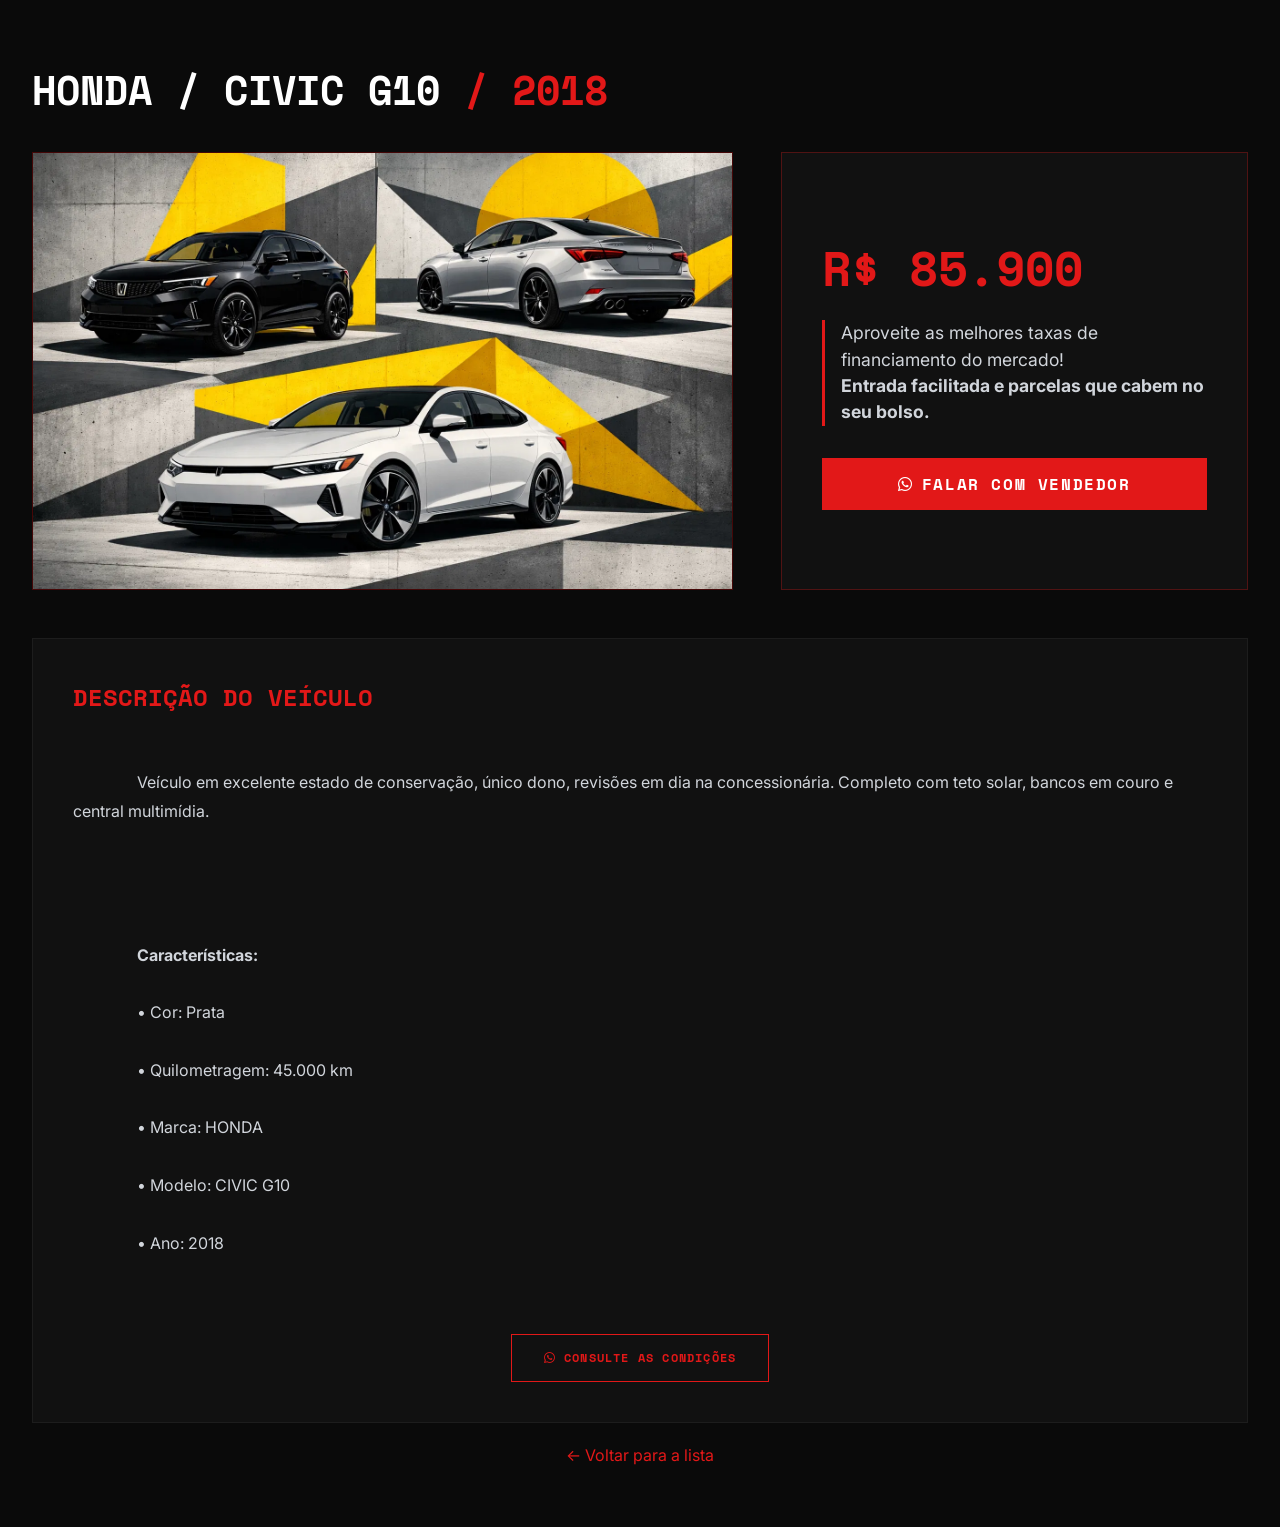
<file: detalhes_exemplo.html>
<!DOCTYPE html>
<html lang="pt-BR">
<head>
  <meta charset="UTF-8">
  <meta name="viewport" content="width=device-width, initial-scale=1.0">
  <title>Detalhes do Veículo — BGCAR Motors</title>
  <link rel="stylesheet" href="./style.css">
  <link rel="stylesheet" href="https://cdnjs.cloudflare.com/ajax/libs/font-awesome/6.4.0/css/all.min.css">
  <style>
    .detalhes-page { padding-top: 60px; padding-bottom: 60px; min-height: 100vh; }
    .car-header { margin-bottom: 2rem; }
    .car-header h1 { font-family: var(--font-title); font-size: clamp(1.5rem, 4vw, 2.5rem); text-transform: uppercase; color: var(--text-white); }
    .car-header h1 span { color: var(--primary); }
    .car-main-grid { display: grid; grid-template-columns: 1.5fr 1fr; gap: 3rem; margin-bottom: 3rem; }
    @media (max-width: 992px) { .car-main-grid { grid-template-columns: 1fr; gap: 2rem; } }
    .details-carousel { position: relative; aspect-ratio: 16/10; background: #000; overflow: hidden; border: 1px solid var(--border); }
    .details-carousel img { width: 100%; height: 100%; object-fit: cover; }
    .car-info-box { background: var(--bg-card); padding: 2.5rem; border: 1px solid var(--border); display: flex; flex-direction: column; justify-content: center; }
    .car-price-large { font-family: var(--font-title); font-size: 3rem; color: var(--primary); margin-bottom: 1rem; font-weight: 700; }
    .financing-phrase { font-size: 1.1rem; color: var(--text-light); margin-bottom: 2rem; border-left: 3px solid var(--primary); padding-left: 1rem; }
    .car-description-section { background: var(--bg-card); padding: 2.5rem; border: 1px solid rgba(255, 255, 255, 0.05); margin-top: 2rem; }
    .car-description-section h2 { font-family: var(--font-title); font-size: 1.5rem; margin-bottom: 1.5rem; color: var(--primary); text-transform: uppercase; }
    .car-description-text { color: var(--text-light); line-height: 1.8; white-space: pre-wrap; margin-bottom: 2rem; }
    .details-cta { text-align: center; margin-top: 3rem; }
  </style>
</head>
<body>
  <main class="detalhes-page">
    <div class="container">
        <div class="car-header">
            <h1>HONDA / CIVIC G10 <span>/ 2018</span></h1>
        </div>

        <div class="car-main-grid">
            <div class="details-carousel">
                <img src="img/cars-showcase.webp" alt="Civic">
            </div>

            <div class="car-info-box">
                <div class="car-price-large">R$ 85.900</div>
                <p class="financing-phrase">
                    Aproveite as melhores taxas de financiamento do mercado! <br>
                    <strong>Entrada facilitada e parcelas que cabem no seu bolso.</strong>
                </p>
                <a href="#" class="btn btn-primary btn-lg" style="width: 100%; justify-content: center; font-size: 1rem;">
                    <i class="fab fa-whatsapp"></i> FALAR COM VENDEDOR
                </a>
            </div>
        </div>

        <div class="car-description-section">
            <h2>Descrição do Veículo</h2>
            <div class="car-description-text">
                Veículo em excelente estado de conservação, único dono, revisões em dia na concessionária. Completo com teto solar, bancos em couro e central multimídia.
                
                <br><br>
                <strong>Características:</strong><br>
                • Cor: Prata<br>
                • Quilometragem: 45.000 km<br>
                • Marca: HONDA<br>
                • Modelo: CIVIC G10<br>
                • Ano: 2018
            </div>
            
            <div class="details-cta">
                <a href="#" class="btn btn-outline-red btn-lg">
                    <i class="fab fa-whatsapp"></i> CONSULTE AS CONDIÇÕES
                </a>
            </div>
        </div>
        <div style="text-align: center; margin-top: 20px;">
            <a href="preview.html" style="color: var(--primary);">← Voltar para a lista</a>
        </div>
    </div>
  </main>
</body>
</html>
</file>
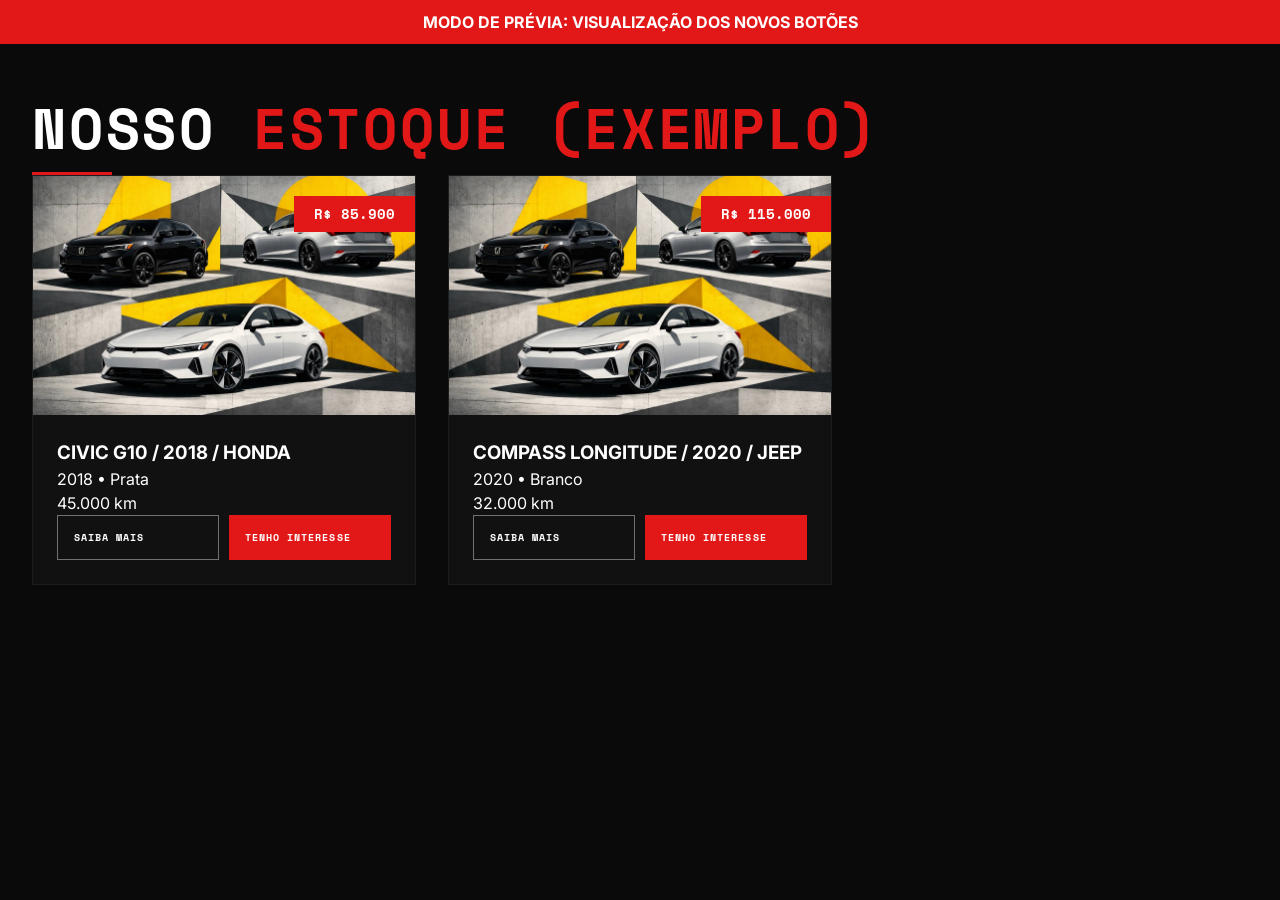
<file: preview.html>
<!DOCTYPE html>
<html lang="pt-BR">
<head>
  <meta charset="UTF-8">
  <meta name="viewport" content="width=device-width, initial-scale=1.0">
  <title>BGCAR Motors — PRÉVIA DAS ALTERAÇÕES</title>
  <link rel="stylesheet" href="./style.css">
  <link rel="stylesheet" href="https://cdnjs.cloudflare.com/ajax/libs/font-awesome/6.4.0/css/all.min.css">
  <style>
    .preview-banner {
      background: #e21818;
      color: white;
      text-align: center;
      padding: 10px;
      font-weight: bold;
      position: fixed;
      top: 0;
      width: 100%;
      z-index: 99999;
    }
    .estoque { padding-top: 100px; }
  </style>
</head>
<body>
  <div class="preview-banner">MODO DE PRÉVIA: VISUALIZAÇÃO DOS NOVOS BOTÕES</div>
  
  <section class="estoque">
    <div class="container">
      <h2 class="section-title">Nosso <span>Estoque (Exemplo)</span></h2>
      <div class="section-divider"></div>
      
      <div class="estoque-grid">
        <!-- CARD EXEMPLO 1 -->
        <div class="car-card">
          <div class="car-card-image">
            <img src="img/cars-showcase.webp" alt="Exemplo" style="width:100%; height:100%; object-fit:cover;">
            <div class="car-price-badge">R$ 85.900</div>
          </div>
          <div class="car-card-body">
            <h3>CIVIC G10 / 2018 / HONDA</h3>
            <p>2018 • Prata</p>
            <p>45.000 km</p>
            <div style="display: grid; grid-template-columns: 1fr 1fr; gap: 10px;">
              <a href="detalhes_exemplo.html" class="btn btn-outline" style="padding: 0.875rem 1rem; font-size: 0.65rem;">Saiba Mais</a>
              <a href="#" class="btn btn-primary" style="padding: 0.875rem 1rem; font-size: 0.65rem;">Tenho interesse</a>
            </div>
          </div>
        </div>

        <!-- CARD EXEMPLO 2 -->
        <div class="car-card">
          <div class="car-card-image">
            <img src="img/cars-showcase.webp" alt="Exemplo" style="width:100%; height:100%; object-fit:cover;">
            <div class="car-price-badge">R$ 115.000</div>
          </div>
          <div class="car-card-body">
            <h3>COMPASS LONGITUDE / 2020 / JEEP</h3>
            <p>2020 • Branco</p>
            <p>32.000 km</p>
            <div style="display: grid; grid-template-columns: 1fr 1fr; gap: 10px;">
              <a href="detalhes_exemplo.html" class="btn btn-outline" style="padding: 0.875rem 1rem; font-size: 0.65rem;">Saiba Mais</a>
              <a href="#" class="btn btn-primary" style="padding: 0.875rem 1rem; font-size: 0.65rem;">Tenho interesse</a>
            </div>
          </div>
        </div>
      </div>
    </div>
  </section>
</body>
</html>
</file>
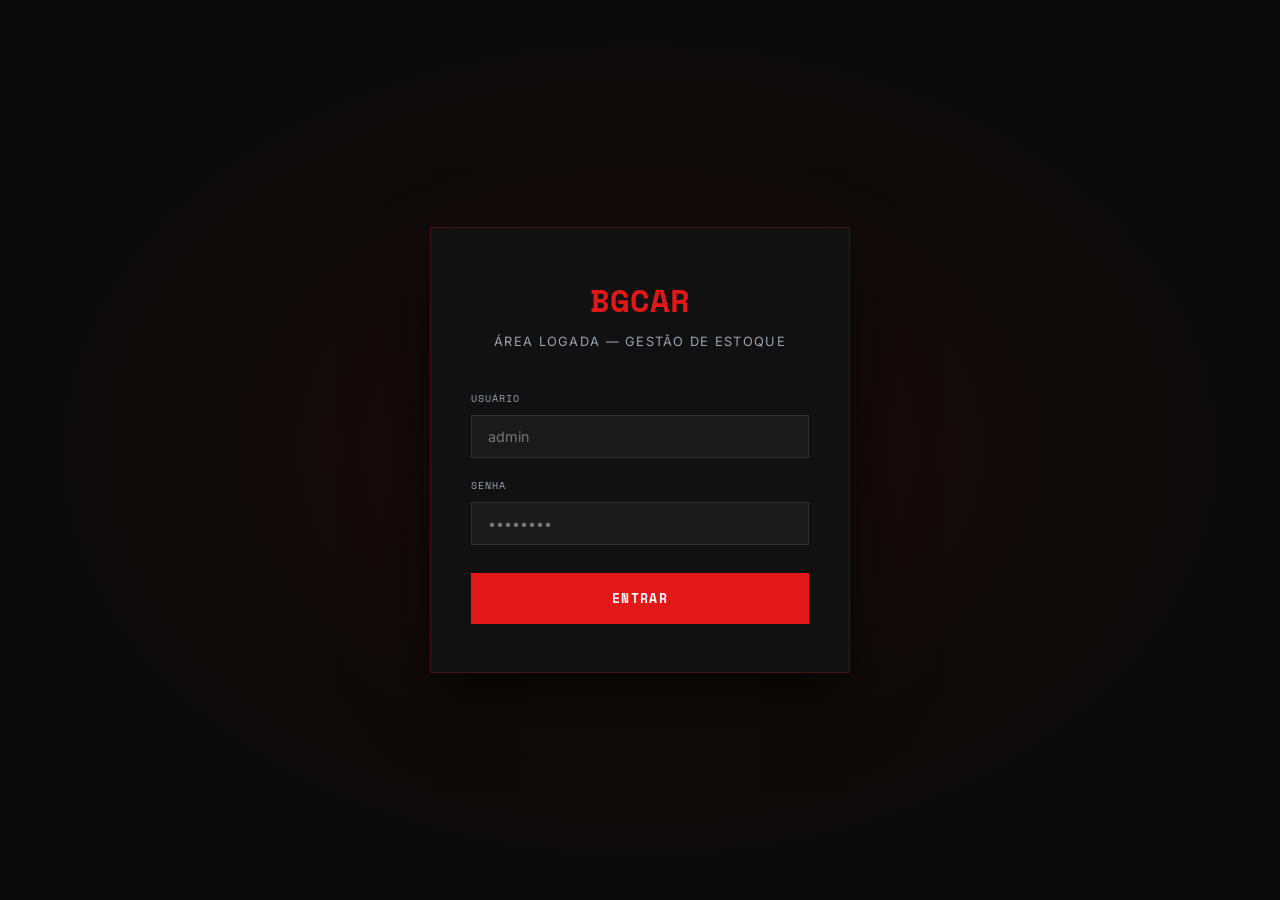
<file: bgcarmotors/src/pages/area-logada.html>
<!DOCTYPE html>
<html lang="pt-BR">
<head>
  <meta charset="UTF-8" />
  <meta name="viewport" content="width=device-width, initial-scale=1.0" />
  <title>BGCAR Motors — Área Logada</title>
  <meta name="description" content="Portal de gestão de estoque BGCAR Motors." />
  <meta name="robots" content="noindex, nofollow" />

  <link rel="icon" type="image/x-icon" href="../img/logo.jpeg" />
  <link rel="stylesheet" href="style.css" />

  <style>
    /* ── Área Logada — estilos específicos ─────────────────── */
    body { background: #0a0a0a; }

    /* ── Login Screen ───────────────────────────────────────── */
    .login-screen {
      min-height: 100vh;
      display: flex;
      align-items: center;
      justify-content: center;
      background: var(--bg-dark);
      position: relative;
      overflow: hidden;
    }

    .login-screen::before {
      content: '';
      position: absolute;
      inset: 0;
      background: radial-gradient(ellipse at center, rgba(226,24,24,0.08) 0%, transparent 70%);
    }

    .login-card {
      position: relative;
      z-index: 1;
      background: #111111;
      border: 1px solid rgba(226,24,24,0.25);
      padding: 3rem 2.5rem;
      width: 100%;
      max-width: 420px;
      box-shadow: 0 30px 60px rgba(0,0,0,0.5);
    }

    .login-logo { font-family: var(--font-title); font-size: 2rem; font-weight: 700; color: var(--primary); text-align: center; margin-bottom: 0.5rem; }
    .login-subtitle { font-size: 0.8rem; color: var(--text-muted); text-align: center; letter-spacing: 0.1em; text-transform: uppercase; margin-bottom: 2.5rem; }

    .form-group { margin-bottom: 1.25rem; }
    .form-label { display: block; font-family: var(--font-title); font-size: 0.65rem; letter-spacing: 0.1em; text-transform: uppercase; color: var(--text-muted); margin-bottom: 0.5rem; }
    .form-input { width: 100%; background: rgba(255,255,255,0.04); border: 1px solid rgba(255,255,255,0.1); color: var(--text-white); font-family: var(--font-body); font-size: 0.9rem; padding: 0.75rem 1rem; outline: none; transition: var(--transition); }
    .form-input:focus { border-color: var(--primary); background: rgba(226,24,24,0.04); }

    .login-error { color: var(--primary); font-size: 0.8rem; text-align: center; margin-bottom: 1rem; display: none; }
    .login-error.show { display: block; }
    .btn-login { width: 100%; justify-content: center; margin-top: 0.5rem; padding: 1rem; font-size: 0.8rem; }

    /* ── Dashboard ──────────────────────────────────────────── */
    .dashboard { display: none; min-height: 100vh; background: #0a0a0a; }
    .dashboard.active { display: block; }

    .sidebar { position: fixed; top: 0; left: 0; bottom: 0; width: 260px; background: #111111; border-right: 1px solid rgba(226,24,24,0.15); display: flex; flex-direction: column; z-index: 100; }
    .sidebar-logo { padding: 1.5rem 1.5rem 1rem; border-bottom: 1px solid rgba(255,255,255,0.06); }
    .sidebar-logo-text { font-family: var(--font-title); font-size: 1.3rem; font-weight: 700; color: var(--primary); }
    .sidebar-logo-sub { font-size: 0.7rem; color: var(--text-muted); letter-spacing: 0.1em; text-transform: uppercase; }

    .sidebar-nav { flex: 1; padding: 1.5rem 0; overflow-y: auto; }
    .sidebar-section { padding: 0 1rem 1rem; }
    .sidebar-section-title { font-family: var(--font-title); font-size: 0.6rem; letter-spacing: 0.15em; text-transform: uppercase; color: rgba(255,255,255,0.25); padding: 0 0.5rem; margin-bottom: 0.5rem; }
    .sidebar-link { display: flex; align-items: center; gap: 0.75rem; padding: 0.7rem 0.75rem; border-radius: 4px; font-size: 0.875rem; color: var(--text-muted); cursor: pointer; transition: var(--transition); margin-bottom: 2px; }
    .sidebar-link:hover, .sidebar-link.active { background: rgba(226,24,24,0.1); color: var(--text-white); }
    .sidebar-link.active { border-left: 3px solid var(--primary); padding-left: calc(0.75rem - 3px); }

    .sidebar-footer { padding: 1rem 1.5rem; border-top: 1px solid rgba(255,255,255,0.06); }
    .sidebar-user { display: flex; align-items: center; gap: 0.75rem; margin-bottom: 0.75rem; }
    .sidebar-avatar { width: 36px; height: 36px; background: var(--primary); display: flex; align-items: center; justify-content: center; font-family: var(--font-title); font-size: 0.8rem; font-weight: 700; color: white; flex-shrink: 0; }
    .sidebar-user-name { font-size: 0.875rem; font-weight: 600; color: var(--text-white); }
    .btn-logout { width: 100%; justify-content: center; padding: 0.6rem; font-size: 0.7rem; background: transparent; border: 1px solid rgba(255,255,255,0.1); color: var(--text-muted); }

    .main-content { margin-left: 260px; min-height: 100vh; }
    .topbar { background: #111111; border-bottom: 1px solid rgba(255,255,255,0.06); padding: 1rem 2rem; display: flex; align-items: center; justify-content: space-between; position: sticky; top: 0; z-index: 50; }
    .topbar-title { font-family: var(--font-title); font-size: 1rem; font-weight: 700; color: var(--text-white); }
    .topbar-actions { display: flex; align-items: center; gap: 1rem; }
    .page-content { padding: 2rem; }

    /* Stats Cards */
    .stats-grid { display: grid; grid-template-columns: repeat(4, 1fr); gap: 1.25rem; margin-bottom: 2rem; }
    .stat-card { background: #111111; border: 1px solid rgba(255,255,255,0.06); padding: 1.5rem; transition: var(--transition); }
    .stat-label { font-family: var(--font-title); font-size: 0.6rem; letter-spacing: 0.1em; text-transform: uppercase; color: var(--text-muted); margin-bottom: 0.75rem; }
    .stat-value { font-family: var(--font-title); font-size: 2rem; font-weight: 700; color: var(--text-white); margin-bottom: 0.25rem; }
    .stat-value span { color: var(--primary); }

    /* Estoque Table */
    .section-header { display: flex; align-items: center; justify-content: space-between; margin-bottom: 1.5rem; flex-wrap: wrap; gap: 1rem; }
    .search-bar { display: flex; align-items: center; gap: 0.75rem; flex-wrap: wrap; }
    .search-input { background: rgba(255,255,255,0.04); border: 1px solid rgba(255,255,255,0.1); color: var(--text-white); font-family: var(--font-body); font-size: 0.85rem; padding: 0.6rem 1rem; outline: none; width: 220px; }

    .table-wrapper { background: #111111; border: 1px solid rgba(255,255,255,0.06); overflow-x: auto; }
    table { width: 100%; border-collapse: collapse; }
    thead th { font-family: var(--font-title); font-size: 0.65rem; letter-spacing: 0.1em; text-transform: uppercase; color: var(--text-muted); padding: 1rem 1.25rem; text-align: left; border-bottom: 1px solid rgba(255,255,255,0.06); }
    tbody tr { border-bottom: 1px solid rgba(255,255,255,0.04); }
    tbody td { padding: 1rem 1.25rem; font-size: 0.875rem; color: var(--text-light); }
    .price-cell { font-family: var(--font-title); color: var(--primary); font-weight: 700; }

    .status-badge { display: inline-block; padding: 0.25rem 0.75rem; font-family: var(--font-title); font-size: 0.6rem; letter-spacing: 0.08em; text-transform: uppercase; font-weight: 700; }
    .status-disponivel { background: rgba(34,197,94,0.15); color: #22c55e; border: 1px solid rgba(34,197,94,0.3); }
    .status-reservado { background: rgba(234,179,8,0.15); color: #eab308; border: 1px solid rgba(234,179,8,0.3); }
    .status-vendido { background: rgba(226,24,24,0.15); color: var(--primary); border: 1px solid rgba(226,24,24,0.3); }

    .action-btns { display: flex; gap: 0.5rem; }
    .btn-icon { width: 32px; height: 32px; display: flex; align-items: center; justify-content: center; background: rgba(255,255,255,0.04); border: 1px solid rgba(255,255,255,0.08); color: var(--text-muted); cursor: pointer; transition: var(--transition); }
    .btn-icon:hover { background: rgba(226,24,24,0.15); border-color: var(--primary); color: var(--primary); }

    /* Modal */
    .modal-overlay { position: fixed; inset: 0; background: rgba(0,0,0,0.8); z-index: 200; display: flex; align-items: center; justify-content: center; padding: 1rem; opacity: 0; pointer-events: none; transition: opacity 0.3s ease; }
    .modal-overlay.open { opacity: 1; pointer-events: all; }
    .modal { background: #111111; border: 1px solid rgba(226,24,24,0.25); width: 100%; max-width: 650px; max-height: 90vh; overflow-y: auto; transform: scale(0.95); transition: transform 0.3s ease; }
    .modal-overlay.open .modal { transform: scale(1); }
    .modal-header { display: flex; align-items: center; justify-content: space-between; padding: 1.5rem; border-bottom: 1px solid rgba(255,255,255,0.06); }
    .modal-body { padding: 1.5rem; }
    .form-row { display: grid; grid-template-columns: 1fr 1fr; gap: 1rem; }
    .form-select { width: 100%; background: rgba(255,255,255,0.04); border: 1px solid rgba(255,255,255,0.1); color: var(--text-white); padding: 0.75rem 1rem; outline: none; appearance: none; cursor: pointer; }

    /* Upload Area */
    .image-upload-area { border: 2px dashed rgba(255,255,255,0.1); padding: 2rem; text-align: center; cursor: pointer; transition: var(--transition); margin-bottom: 1rem; }
    .image-upload-area:hover { border-color: var(--primary); background: rgba(226,24,24,0.05); }

    /* Toast */
    .toast-container { position: fixed; bottom: 2rem; right: 2rem; z-index: 300; display: flex; flex-direction: column; gap: 0.75rem; }
    .toast { background: #111111; border-left: 4px solid var(--primary); padding: 1rem 1.25rem; min-width: 280px; box-shadow: 0 10px 30px rgba(0,0,0,0.5); display: flex; align-items: center; gap: 0.75rem; animation: slideIn 0.3s ease; }
    .toast.success { border-color: #22c55e; }
    @keyframes slideIn { from { transform: translateX(100%); opacity: 0; } to { transform: translateX(0); opacity: 1; } }
  </style>
</head>
<body>

  <!-- ══════════════════════════════════════════════════════════
       LOGIN SCREEN
  ══════════════════════════════════════════════════════════ -->
  <div class="login-screen" id="loginScreen">
    <div class="login-card">
      <div class="login-logo">BGCAR</div>
      <div class="login-subtitle">Área Logada — Gestão de Estoque</div>
      <div class="login-error" id="loginError">Usuário ou senha incorretos.</div>
      <form id="loginForm">
        <div class="form-group">
          <label class="form-label">Usuário</label>
          <input type="text" id="loginUser" class="form-input" placeholder="admin" required />
        </div>
        <div class="form-group">
          <label class="form-label">Senha</label>
          <input type="password" id="loginPass" class="form-input" placeholder="••••••••" required />
        </div>
        <button type="submit" class="btn btn-primary btn-login">ENTRAR</button>
      </form>
    </div>
  </div>

  <!-- ══════════════════════════════════════════════════════════
       DASHBOARD
  ══════════════════════════════════════════════════════════ -->
  <div class="dashboard" id="dashboard">
    <aside class="sidebar">
      <div class="sidebar-logo">
        <div class="sidebar-logo-text">BGCAR</div>
        <div class="sidebar-logo-sub">Área Logada</div>
      </div>
      <nav class="sidebar-nav">
        <div class="sidebar-section">
          <div class="sidebar-section-title">Principal</div>
          <div class="sidebar-link active"><span class="sidebar-link-icon">&#128663;</span>Estoque</div>
        </div>
      </nav>
      <div class="sidebar-footer">
        <div class="sidebar-user">
          <div class="sidebar-avatar" id="userAvatar">A</div>
          <div><div class="sidebar-user-name" id="userName">Admin</div></div>
        </div>
        <button class="btn btn-logout" id="logoutBtn">Sair da conta</button>
      </div>
    </aside>

    <main class="main-content">
      <div class="topbar">
        <div class="topbar-title">Estoque de Veículos</div>
        <div class="topbar-actions">
          <a href="index.html" class="btn btn-outline" style="padding: 0.5rem 1rem; font-size: 0.7rem;">&#8592; Ver Site</a>
          <button class="btn btn-primary" id="addCarBtn" style="padding: 0.5rem 1.25rem; font-size: 0.7rem;">+ Adicionar Carro</button>
        </div>
      </div>

      <div class="page-content">
        <div class="stats-grid">
          <div class="stat-card">
            <div class="stat-label">Total em Estoque</div>
            <div class="stat-value" id="statTotal">0</div>
          </div>
          <div class="stat-card">
            <div class="stat-label">Disponíveis</div>
            <div class="stat-value" id="statDisponivel"><span>0</span></div>
          </div>
          <div class="stat-card">
            <div class="stat-label">Reservados</div>
            <div class="stat-value" id="statReservado">0</div>
          </div>
          <div class="stat-card">
            <div class="stat-label">Vendidos</div>
            <div class="stat-value" id="statVendido">0</div>
          </div>
        </div>

        <div class="section-header">
          <h2>Veículos em Estoque</h2>
          <div class="search-bar">
            <input type="text" class="search-input" id="searchInput" placeholder="&#128269; Buscar veículo..." />
            <select class="form-select" id="filterStatus" style="width: auto; padding: 0.6rem 1rem;">
              <option value="">Todos os status</option>
              <option value="Disponível">Disponível</option>
              <option value="Reservado">Reservado</option>
              <option value="Vendido">Vendido</option>
            </select>
          </div>
        </div>

        <div class="table-wrapper">
          <table>
            <thead>
              <tr>
                <th>Veículo</th>
                <th>Ano</th>
                <th>Final Placa</th>
                <th>KM</th>
                <th>Preço</th>
                <th>Status</th>
                <th>Ações</th>
              </tr>
            </thead>
            <tbody id="carTableBody"></tbody>
          </table>
        </div>
      </div>
    </main>
  </div>

  <!-- ══════════════════════════════════════════════════════════
       MODAL: Adicionar / Editar Carro
  ══════════════════════════════════════════════════════════ -->
  <div class="modal-overlay" id="carModal">
    <div class="modal">
      <div class="modal-header">
        <span class="modal-title" id="modalTitle">Adicionar Veículo</span>
        <button class="modal-close" id="modalClose">&times;</button>
      </div>
      <div class="modal-body">
        <form id="carForm">
          <input type="hidden" id="carId" />
          
          <div class="form-group">
            <label class="form-label">Fotos do Veículo (Múltiplas)</label>
            <div class="image-upload-area" id="imageUploadArea">
              <span style="font-size: 2rem;">&#128247;</span>
              <p style="font-size: 0.8rem; margin-top: 0.5rem;">Clique para carregar fotos</p>
              <input type="file" id="carImageInput" style="display: none;" accept="image/*" multiple />
            </div>
            <div class="gallery-grid" id="galleryPreview"></div>
          </div>

          <div class="form-row">
            <div class="form-group">
              <label class="form-label">Marca *</label>
              <input type="text" id="carMarca" class="form-input" required />
            </div>
            <div class="form-group">
              <label class="form-label">Modelo *</label>
              <input type="text" id="carModelo" class="form-input" required />
            </div>
          </div>

          <div class="form-row">
            <div class="form-group">
              <label class="form-label">Ano *</label>
              <input type="number" id="carAno" class="form-input" required />
            </div>
            <div class="form-group">
              <label class="form-label">Cor *</label>
              <input type="text" id="carCor" class="form-input" placeholder="Ex: Branco" required />
            </div>
          </div>

          <div class="form-row">
            <div class="form-group">
              <label class="form-label">Final da Placa *</label>
              <input type="text" id="carPlaca" class="form-input" maxlength="1" required />
            </div>
            <div class="form-group">
              <label class="form-label">Quilometragem</label>
              <input type="number" id="carKm" class="form-input" />
            </div>
          </div>

          <div class="form-row">
            <div class="form-group">
              <label class="form-label">Preço (R$) *</label>
              <input type="number" id="carPreco" class="form-input" required />
            </div>
            <div class="form-group">
              <label class="form-label">Câmbio</label>
              <select id="carCambio" class="form-select">
                <option value="">Selecionar</option>
                <option value="Automático">Automático</option>
                <option value="Manual">Manual</option>
                <option value="CVT">CVT</option>
              </select>
            </div>
          </div>

          <div class="form-group">
            <label class="form-label">Status *</label>
            <select id="carStatus" class="form-select" required>
              <option value="Disponível">Disponível</option>
              <option value="Reservado">Reservado</option>
              <option value="Vendido">Vendido</option>
            </select>
          </div>
        </form>
      </div>
      <div class="modal-footer" style="padding: 1.5rem; border-top: 1px solid rgba(255,255,255,0.06); display: flex; gap: 1rem; justify-content: flex-end;">
        <button class="btn btn-outline" id="modalCancel">Cancelar</button>
        <button class="btn btn-primary" id="modalSave">Salvar Veículo</button>
      </div>
    </div>
  </div>

  <div class="toast-container" id="toastContainer"></div>

  <script>
    'use strict';
    const STORAGE_KEY = 'bgcar_estoque';
    const AUTH_KEY = 'bgcar_auth';
    let currentImages = [];

    function loadCars() { try { return JSON.parse(localStorage.getItem(STORAGE_KEY)) || []; } catch(e) { return []; } }
    function saveCars(cars) { localStorage.setItem(STORAGE_KEY, JSON.stringify(cars)); }
    function isLoggedIn() { return sessionStorage.getItem(AUTH_KEY) === 'true'; }
    function showToast(msg, type) {
      const toast = document.createElement('div');
      toast.className = 'toast' + (type === 'success' ? ' success' : '');
      toast.innerHTML = `<span class="toast-msg">${msg}</span>`;
      document.getElementById('toastContainer').appendChild(toast);
      setTimeout(() => toast.remove(), 3000);
    }

    // Auth logic
    document.getElementById('loginForm').addEventListener('submit', e => {
      e.preventDefault();
      if (document.getElementById('loginUser').value === 'admin' && document.getElementById('loginPass').value === 'bgcar2026') {
        sessionStorage.setItem(AUTH_KEY, 'true');
        location.reload();
      } else {
        document.getElementById('loginError').classList.add('show');
      }
    });

    document.getElementById('logoutBtn').addEventListener('click', () => {
      sessionStorage.removeItem(AUTH_KEY);
      location.reload();
    });

    if (isLoggedIn()) {
      document.getElementById('loginScreen').style.display = 'none';
      document.getElementById('dashboard').classList.add('active');
      renderTable(loadCars());
      updateStats(loadCars());
    }

    // Image logic
    const fileInput = document.getElementById('carImageInput');
    const gallery = document.getElementById('galleryPreview');
    document.getElementById('imageUploadArea').onclick = () => fileInput.click();

    fileInput.onchange = e => {
      const files = Array.from(e.target.files);
      files.forEach(file => {
        const reader = new FileReader();
        reader.onload = ev => {
          currentImages.push(ev.target.result);
          renderGallery();
        };
        reader.readAsDataURL(file);
      });
    };

    function renderGallery() {
      gallery.innerHTML = currentImages.map((img, i) => `
        <div class="gallery-item">
          <img src="${img}">
          <button class="gallery-item-remove" onclick="removeImage(${i})">&times;</button>
        </div>
      `).join('');
    }

    window.removeImage = i => {
      currentImages.splice(i, 1);
      renderGallery();
    };

    // CRUD logic
    function renderTable(cars) {
      document.getElementById('carTableBody').innerHTML = cars.map(car => `
        <tr>
          <td><strong>${car.marca} ${car.modelo}</strong></td>
          <td>${car.ano}</td>
          <td>${car.placa}</td>
          <td>${Number(car.km).toLocaleString('pt-BR')} km</td>
          <td class="price-cell">R$ ${Number(car.preco).toLocaleString('pt-BR')}</td>
          <td><span class="status-badge status-${car.status.toLowerCase()}">${car.status}</span></td>
          <td>
            <div class="action-btns">
              <button class="btn-icon" onclick="editCar(${car.id})">&#9998;</button>
              <button class="btn-icon" onclick="deleteCar(${car.id})">&#128465;</button>
            </div>
          </td>
        </tr>
      `).join('');
    }

    function updateStats(cars) {
      document.getElementById('statTotal').textContent = cars.length;
      document.getElementById('statDisponivel').textContent = cars.filter(c => c.status === 'Disponível').length;
      document.getElementById('statReservado').textContent = cars.filter(c => c.status === 'Reservado').length;
      document.getElementById('statVendido').textContent = cars.filter(c => c.status === 'Vendido').length;
    }

    document.getElementById('addCarBtn').onclick = () => {
      document.getElementById('carForm').reset();
      document.getElementById('carId').value = '';
      currentImages = [];
      renderGallery();
      document.getElementById('carModal').classList.add('open');
    };

    document.getElementById('modalClose').onclick = document.getElementById('modalCancel').onclick = () => {
      document.getElementById('carModal').classList.remove('open');
    };

    document.getElementById('modalSave').onclick = () => {
      const car = {
        id: document.getElementById('carId').value ? parseInt(document.getElementById('carId').value) : Date.now(),
        marca: document.getElementById('carMarca').value,
        modelo: document.getElementById('carModelo').value,
        ano: document.getElementById('carAno').value,
        cor: document.getElementById('carCor').value,
        placa: document.getElementById('carPlaca').value,
        km: document.getElementById('carKm').value,
        preco: document.getElementById('carPreco').value,
        cambio: document.getElementById('carCambio').value,
        status: document.getElementById('carStatus').value,
        imagens: currentImages
      };

      if (!car.marca || !car.modelo || !car.preco || !car.cor) return showToast('Preencha os campos obrigatórios', 'error');

      let cars = loadCars();
      const idx = cars.findIndex(c => c.id === car.id);
      if (idx > -1) cars[idx] = car; else cars.push(car);
      
      saveCars(cars);
      renderTable(cars);
      updateStats(cars);
      document.getElementById('carModal').classList.remove('open');
      showToast('Salvo com sucesso!', 'success');
    };

    window.editCar = id => {
      const car = loadCars().find(c => c.id === id);
      if (!car) return;
      document.getElementById('carId').value = car.id;
      document.getElementById('carMarca').value = car.marca;
      document.getElementById('carModelo').value = car.modelo;
      document.getElementById('carAno').value = car.ano;
      document.getElementById('carCor').value = car.cor || '';
      document.getElementById('carPlaca').value = car.placa;
      document.getElementById('carKm').value = car.km;
      document.getElementById('carPreco').value = car.preco;
      document.getElementById('carCambio').value = car.cambio;
      document.getElementById('carStatus').value = car.status;
      currentImages = car.imagens || [];
      renderGallery();
      document.getElementById('carModal').classList.add('open');
    };

    window.deleteCar = id => {
      if (!confirm('Excluir este veículo?')) return;
      let cars = loadCars().filter(c => c.id !== id);
      saveCars(cars);
      renderTable(cars);
      updateStats(cars);
    };
  </script>
</body>
</html>
</file>
<file: style.css>
/* ============================================================
   BGCAR Motors — style.css
   Cor principal: #e21818
   Fontes: Space Mono (títulos) + Inter (corpo)
   ============================================================ */

@import url('https://fonts.googleapis.com/css2?family=Space+Mono:wght@400;700&family=Inter:wght@400;500;600;700&display=swap');

/* ── Reset & Base ─────────────────────────────────────────── */
*, *::before, *::after {
  box-sizing: border-box;
  margin: 0;
  padding: 0;
}

:root {
  --primary:      #e21818;
  --primary-dark: #b81010;
  --primary-glow: rgba(226, 24, 24, 0.25);
  --bg-dark:      #0a0a0a;
  --bg-card:      #111111;
  --bg-section:   #0f1623;
  --text-white:   #ffffff;
  --text-muted:   #9ca3af;
  --text-light:   #d1d5db;
  --border:       rgba(226, 24, 24, 0.3);
  --font-title:   'Space Mono', monospace;
  --font-body:    'Inter', sans-serif;
  --transition:   0.3s cubic-bezier(0.4, 0, 0.2, 1);
}

html {
  scroll-behavior: smooth;
  font-size: 16px;
}

body {
  font-family: var(--font-body);
  background-color: var(--bg-dark);
  color: var(--text-white);
  line-height: 1.5;
  overflow-x: hidden;
}

a {
  color: inherit;
  text-decoration: none;
}

img {
  max-width: 100%;
  display: block;
}

ul {
  list-style: none;
}

/* ── Scrollbar ────────────────────────────────────────────── */
::-webkit-scrollbar { width: 6px; }
::-webkit-scrollbar-track { background: var(--bg-dark); }
::-webkit-scrollbar-thumb { background: var(--primary); border-radius: 3px; }

/* ── Utilitários ──────────────────────────────────────────── */
.container {
  width: 100%;
  max-width: 1280px;
  margin: 0 auto;
  padding: 0 2rem;
}

.section-title {
  font-family: var(--font-title);
  font-size: clamp(2rem, 5vw, 3.5rem);
  font-weight: 700;
  text-transform: uppercase;
  letter-spacing: 0.05em;
  line-height: 1;
}

.section-title span {
  color: var(--primary);
}

.section-divider {
  width: 80px;
  height: 3px;
  background: var(--primary);
  margin-top: 1rem;
}

.btn {
  display: inline-flex;
  align-items: center;
  gap: 0.5rem;
  font-family: var(--font-title);
  font-size: 0.75rem;
  font-weight: 700;
  letter-spacing: 0.1em;
  text-transform: uppercase;
  padding: 0.875rem 2rem;
  border: none;
  cursor: pointer;
  transition: var(--transition);
  position: relative;
  overflow: hidden;
}

.btn-primary {
  background: var(--primary);
  color: var(--text-white);
}

.btn-primary:hover {
  background: var(--primary-dark);
  transform: translateY(-2px);
  box-shadow: 0 8px 25px var(--primary-glow);
}

.btn-outline {
  background: transparent;
  color: var(--text-white);
  border: 1px solid rgba(255, 255, 255, 0.4);
}

.btn-outline:hover {
  border-color: var(--primary);
  color: var(--primary);
  transform: translateY(-2px);
}

.btn-outline-red {
  background: transparent;
  color: var(--primary);
  border: 1px solid var(--primary);
}

.btn-outline-red:hover {
  background: var(--primary);
  color: var(--text-white);
  transform: translateY(-2px);
}

/* ── Navbar ───────────────────────────────────────────────── */
.navbar {
  position: fixed;
  top: 0;
  left: 0;
  right: 0;
  z-index: 10000;
  padding: 1.25rem 0;
  transition: var(--transition);
}

.navbar.scrolled {
  background: rgba(10, 10, 10, 0.95);
  backdrop-filter: blur(12px);
  padding: 0.75rem 0;
  border-bottom: 1px solid rgba(226, 24, 24, 0.2);
}

.navbar .container {
  display: flex;
  align-items: center;
  justify-content: space-between;
}

.navbar-logo {
  font-family: var(--font-title);
  font-size: 1.5rem;
  font-weight: 700;
  color: var(--primary);
  letter-spacing: 0.05em;
  display: flex;
  align-items: center;
  gap: 0.5rem;
}

.navbar-nav {
  display: flex;
  align-items: center;
  gap: 2.5rem;
}

.navbar-nav a {
  font-family: var(--font-title);
  font-size: 0.7rem;
  font-weight: 700;
  letter-spacing: 0.1em;
  text-transform: uppercase;
  color: var(--text-muted);
  transition: var(--transition);
}

.navbar-nav a:hover {
  color: var(--primary);
}

.navbar-cta {
  display: flex;
  align-items: center;
  gap: 1rem;
}

.navbar-toggle {
  display: none;
  flex-direction: column;
  gap: 5px;
  background: none;
  border: none;
  cursor: pointer;
  padding: 4px;
}

.navbar-toggle span {
  display: block;
  width: 24px;
  height: 2px;
  background: var(--text-white);
  transition: var(--transition);
}

/* Mobile menu */
.mobile-menu {
  display: none;
  position: fixed;
  top: 0;
  left: 0;
  right: 0;
  bottom: 0;
  background: rgba(10, 10, 10, 0.98);
  z-index: 999;
  flex-direction: column;
  align-items: center;
  justify-content: center;
  gap: 2rem;
}

.mobile-menu.open {
  display: flex;
}

.mobile-menu a {
  font-family: var(--font-title);
  font-size: 1.5rem;
  font-weight: 700;
  letter-spacing: 0.1em;
  text-transform: uppercase;
  color: var(--text-white);
  transition: var(--transition);
}

.mobile-menu-close {
  position: absolute;
  top: 1.5rem;
  right: 1.5rem;
  background: none;
  border: none;
  color: var(--text-white);
  font-size: 2rem;
  cursor: pointer;
}

/* ── Hero Section ─────────────────────────────────────────── */
.hero {
  position: relative;
  height: 100vh;
  min-height: 700px;
  display: flex;
  align-items: center;
  justify-content: center;
  overflow: hidden;
}

.hero-bg {
  position: absolute;
  inset: 0;
  background-image: url('img/hero-bg.webp');
  background-size: cover;
  background-position: center;
  background-repeat: no-repeat;
}

.hero-overlay {
  position: absolute;
  inset: 0;
  background: linear-gradient(135deg, rgba(10, 10, 10, 0.85) 0%, rgba(10, 10, 10, 0.5) 50%, rgba(10, 10, 10, 0.7) 100%);
}

/* Geometric decorations */
.hero-geo {
  position: absolute;
  inset: 0;
  pointer-events: none;
  overflow: hidden;
  z-index: 1;
}

.geo-shape {
  position: absolute;
  border: 1px solid var(--primary);
  opacity: 0.5;
  animation: rotateAndFloat 15s linear infinite;
}

.geo-shape-1 {
  width: 150px;
  height: 150px;
  top: 15%;
  left: 5%;
  animation-duration: 20s;
}

.geo-shape-2 {
  width: 100px;
  height: 100px;
  top: 25%;
  right: 10%;
  animation-duration: 15s;
  animation-direction: reverse;
}

.geo-shape-3 {
  width: 80px;
  height: 80px;
  bottom: 20%;
  left: 12%;
  animation-duration: 18s;
}

.geo-shape-4 {
  width: 120px;
  height: 120px;
  bottom: 15%;
  right: 8%;
  animation-duration: 25s;
  animation-direction: reverse;
}

@keyframes rotateAndFloat {
  0% {
    transform: rotate(45deg) translate(0, 0);
  }
  25% {
    transform: rotate(135deg) translate(15px, -15px);
  }
  50% {
    transform: rotate(225deg) translate(0, -30px);
  }
  75% {
    transform: rotate(315deg) translate(-15px, -15px);
  }
  100% {
    transform: rotate(405deg) translate(0, 0);
  }
}

.hero-content {
  position: relative;
  z-index: 2;
  text-align: center;
  max-width: 800px;
  padding: 0 2rem;
}

.hero-title {
  font-family: var(--font-title); 
  font-size: clamp(1.5rem, 3vw, 3.2rem); 
  font-weight: 700; 
  text-transform: uppercase; 
  letter-spacing: 0.05em; 
  line-height: 1; 
  margin: 0 auto 1.5rem; 
  max-width: 700px;
  -webkit-text-stroke: 2px rgba(0, 0, 0, 0.5);
}

.hero-title span {
  color: var(--primary);
  
}

.hero-subtitle {
  font-size: clamp(0.9rem, 2vw, 1.1rem);
  color: var(--text-light);
  max-width: 500px;
  margin: 0 auto 2.5rem;
  line-height: 1.6;
}

.hero-actions {
  display: flex;
  align-items: center;
  justify-content: center;
  gap: 1rem;
  flex-wrap: wrap;
}

/* ── Estoque Section ──────────────────────────────────────── */
.estoque {
  position: relative;
  padding: 6rem 0;
  background-color: var(--bg-dark);
  overflow: hidden;
}

.estoque-bg {
  position: absolute;
  inset: 0;
  background-image: url('img/abstract-bg.webp');
  background-size: cover;
  background-position: center;
  opacity: 0.08;
}

.estoque-header {
  text-align: center;
  margin-bottom: 4rem;
}

.estoque-header .section-divider {
  margin: 1rem auto 1.5rem;
}

.estoque-grid {
  display: grid;
  grid-template-columns: repeat(auto-fill, minmax(320px, 1fr));
  gap: 2rem;
  margin-bottom: 3rem;
  position: relative;
  z-index: 1;
}

/* ── Car Card & Carousel ── */
.car-card {
  background: var(--bg-card);
  border: 1px solid rgba(255, 255, 255, 0.05);
  transition: var(--transition);
  position: relative;
  overflow: hidden;
}

.car-card:hover {
  transform: translateY(-8px);
  border-color: var(--border);
}

.car-card-image {
  position: relative;
  aspect-ratio: 16/10;
  overflow: hidden;
  background: #000;
}

.car-carousel-container {
  display: flex;
  height: 100%;
  width: 100%;
  transition: transform 0.4s cubic-bezier(0.4, 0, 0.2, 1);
}

.car-carousel-slide {
  min-width: 100%;
  height: 100%;
}

.car-carousel-slide img {
  width: 100%;
  height: 100%;
  object-fit: cover;
}

.carousel-nav {
  position: absolute;
  top: 50%;
  transform: translateY(-50%);
  width: 36px;
  height: 36px;
  background: rgba(0, 0, 0, 0.6);
  color: white;
  border: none;
  cursor: pointer;
  display: flex;
  align-items: center;
  justify-content: center;
  z-index: 10;
  opacity: 0;
  transition: var(--transition);
  font-size: 1.2rem;
}

.car-card-image:hover .carousel-nav {
  opacity: 1;
}

.carousel-nav:hover {
  background: var(--primary);
}

.carousel-nav.prev { left: 10px; }
.carousel-nav.next { right: 10px; }

.carousel-dots {
  position: absolute;
  bottom: 12px;
  left: 50%;
  transform: translateX(-50%);
  display: flex;
  gap: 6px;
  z-index: 10;
}

.carousel-dot {
  width: 6px;
  height: 6px;
  border-radius: 50%;
  background: rgba(255, 255, 255, 0.3);
  transition: var(--transition);
}

.carousel-dot.active {
  background: var(--primary);
  width: 12px;
  border-radius: 3px;
}

.car-price-badge {
  position: absolute;
  top: 1.25rem;
  right: 0;
  background: var(--primary);
  color: white;
  padding: 0.5rem 1.25rem;
  font-family: var(--font-title);
  font-weight: 700;
  font-size: 0.85rem;
  z-index: 15;
}

.car-card-body {
  padding: 1.5rem;
}

.car-card-title {
  font-size: 1.1rem;
  margin-bottom: 1.25rem;
  text-transform: uppercase;
  font-weight: 700;
  color: var(--text-white);
}

.car-features {
  display: grid;
  grid-template-columns: 1fr 1fr;
  gap: 0.75rem;
  margin-bottom: 1.5rem;
}

.car-feature {
  font-size: 0.7rem;
  color: var(--text-muted);
  text-transform: uppercase;
  letter-spacing: 0.05em;
}

/* ── Serviços Section ─────────────────────────────────────── */
.servicos {
  padding: 6rem 0;
  background: var(--bg-dark);
}

.servicos-grid {
  display: grid;
  grid-template-columns: repeat(3, 1fr);
  gap: 1.5rem;
  margin-top: 4rem;
}

.servico-card {
  background: var(--bg-card);
  padding: 3rem 2rem;
  border: 1px solid rgba(255, 255, 255, 0.05);
  transition: var(--transition);
}

.servico-card:hover {
  border-color: var(--border);
  transform: translateY(-5px);
}

.servico-icon {
  font-size: 2.5rem;
  color: var(--primary);
  margin-bottom: 1.5rem;
}

.servico-title {
  font-size: 1.25rem;
  margin-bottom: 1rem;
  text-transform: uppercase;
}

.servico-desc {
  color: var(--text-muted);
  font-size: 0.9rem;
}

/* ── CTA / Contato Section ────────────────────────────────── */
.cta {
  position: relative;
  padding: 8rem 0;
  text-align: center;
  overflow: hidden;
}

.cta-bg {
  position: absolute;
  inset: 0;
  background-image: url('img/cta-bg.webp');
  background-size: cover;
  background-position: center;
}

.cta-overlay {
  position: absolute;
  inset: 0;
  background: rgba(10, 10, 10, 0.85);
}

.cta-content {
  position: relative;
  z-index: 2;
  max-width: 900px;
  margin: 0 auto;
}

.cta-title {
  font-size: clamp(2rem, 5vw, 4rem);
  margin-bottom: 1.5rem;
}

.cta-title span { color: var(--primary); }

.cta-subtitle {
  color: var(--text-light);
  margin-bottom: 4rem;
}

.cta-contacts {
  display: grid;
  grid-template-columns: repeat(3, 1fr);
  gap: 1.5rem;
  margin-bottom: 4rem;
}

.contact-card {
  background: rgba(255, 255, 255, 0.03);
  padding: 2rem 1rem;
  border: 1px solid rgba(255, 255, 255, 0.05);
}

.contact-icon { font-size: 1.5rem; color: var(--primary); margin-bottom: 1rem; }
.contact-label { font-family: var(--font-title); font-size: 0.6rem; color: var(--text-muted); text-transform: uppercase; margin-bottom: 0.5rem; }
.contact-value { font-size: 0.85rem; color: var(--text-white); font-weight: 600; }

/* ── Footer ───────────────────────────────────────────────── */
.footer {
  background: #050505;
  padding: 4rem 0 2rem;
  border-top: 1px solid rgba(255, 255, 255, 0.05);
}

.footer-grid {
  display: grid;
  grid-template-columns: 2fr 1fr 1fr 1.5fr;
  gap: 3rem;
  margin-bottom: 4rem;
}

.footer-brand-name { font-family: var(--font-title); font-size: 1.5rem; color: var(--primary); margin-bottom: 1rem; }
.footer-brand-desc { color: var(--text-muted); font-size: 0.85rem; max-width: 300px; }
.footer-col-title { font-size: 0.75rem; color: var(--text-white); margin-bottom: 1.5rem; text-transform: uppercase; }
.footer-links a { font-size: 0.8rem; color: var(--text-muted); display: block; margin-bottom: 0.75rem; transition: var(--transition); }
.footer-links a:hover { color: var(--primary); }

.social-links { display: flex; gap: 0.75rem; }
.social-btn { width: 36px; height: 36px; background: rgba(255, 255, 255, 0.05); display: flex; align-items: center; justify-content: center; transition: var(--transition); }
.social-btn:hover { background: var(--primary); color: white; }

.footer-bottom { border-top: 1px solid rgba(255, 255, 255, 0.05); padding-top: 2rem; display: flex; justify-content: space-between; font-size: 0.7rem; color: var(--text-muted); }

/* ── Galeria na Área Logada ── */
.gallery-grid {
  display: grid;
  grid-template-columns: repeat(auto-fill, minmax(120px, 1fr));
  gap: 12px;
  margin-top: 1.5rem;
}

.gallery-item {
  position: relative;
  aspect-ratio: 1;
  border: 1px solid rgba(255, 255, 255, 0.1);
  background: #000;
}

.gallery-item img {
  width: 100%;
  height: 100%;
  object-fit: cover;
}

.gallery-item-remove {
  position: absolute;
  top: -6px;
  right: -6px;
  width: 22px;
  height: 22px;
  background: var(--primary);
  color: white;
  border: none;
  border-radius: 50%;
  cursor: pointer;
  display: flex;
  align-items: center;
  justify-content: center;
  font-size: 12px;
  z-index: 5;
  box-shadow: 0 2px 5px rgba(0,0,0,0.5);
}

/* ── Responsive ───────────────────────────────────────────── */
@media (max-width: 1024px) {
  .estoque-grid, .servicos-grid { grid-template-columns: repeat(2, 1fr); }
  .footer-grid { grid-template-columns: 1fr 1fr; }
}

@media (max-width: 768px) {
  .navbar-nav, .navbar-cta { display: none; }
  .navbar-toggle { display: flex; }
  .estoque-grid, .servicos-grid { grid-template-columns: 1fr; }
  .cta-contacts { grid-template-columns: 1fr; }
  .footer-grid { grid-template-columns: 1fr; }
}

/* ── Estilos do Logo ─────────────────────────────────────── */
.logo-img {
  height: 45px;
  width: auto;
  display: block;
  transition: var(--transition);
}

.scrolled .logo-img {
  height: 38px;
}

.footer-logo-img {
  height: 50px;
  width: auto;
  margin-bottom: 1.5rem;
}

.login-logo-img {
  max-width: 180px;
  height: auto;
  margin: 0 auto 1.5rem;
  display: block;
}

.sidebar-logo-img {
  height: 40px;
  width: auto;
  margin-bottom: 0.5rem;
}

/* ── Estilos das Redes Sociais no Footer ─────────────────── */
.social-links {
  display: flex;
  gap: 1.25rem;
  margin-top: 1rem;
}

.social-btn {
  width: 45px;
  height: 45px;
  border-radius: 50%;
  display: flex;
  align-items: center;
  justify-content: center;
  font-size: 1.4rem;
  color: white;
  background: rgba(255, 255, 255, 0.05);
  border: 1px solid rgba(255, 255, 255, 0.1);
  transition: all 0.3s cubic-bezier(0.4, 0, 0.2, 1);
}

.social-btn.instagram:hover {
  background: radial-gradient(circle at 30% 107%, #fdf497 0%, #fdf497 5%, #fd5949 45%, #d6249f 60%, #285aeb 90%);
  border-color: transparent;
  transform: translateY(-5px) scale(1.1);
  box-shadow: 0 5px 15px rgba(214, 36, 159, 0.4);
}

.social-btn.whatsapp:hover {
  background: #25d366;
  border-color: transparent;
  transform: translateY(-5px) scale(1.1);
  box-shadow: 0 5px 15px rgba(37, 211, 102, 0.4);
}

.social-btn.admin-lock:hover {
  background: var(--primary);
  border-color: transparent;
  transform: translateY(-5px) scale(1.1);
  box-shadow: 0 5px 15px rgba(226, 24, 24, 0.4);
}


/* ============================================================
   ÁREA LOGADA (NÃO ALTERA O RESTO DO SITE)
   ============================================================ */

.login-screen {
  position: fixed;
  inset: 0;
  background: #0a0a0a;
  display: flex;
  align-items: center;
  justify-content: center;
  z-index: 2000;
}

.login-card {
  background: #111;
  padding: 3rem;
  border: 1px solid var(--primary);
  width: 100%;
  max-width: 400px;
  text-align: center;
  border-radius: 12px;
}

.login-subtitle {
  color: var(--text-muted);
  margin-bottom: 2rem;
  font-size: 0.9rem;
}

.form-group {
  text-align: left;
  margin-bottom: 1.5rem;
}

.form-group label {
  display: block;
  color: var(--text-light);
  font-size: 0.8rem;
  margin-bottom: 0.5rem;
  text-transform: uppercase;
}

.form-group input {
  width: 100%;
  background: #1a1a1a;
  border: 1px solid #333;
  color: white;
  padding: 0.8rem;
  border-radius: 6px;
}

/* Dashboard */

.dashboard {
  min-height: 100vh;
  background: var(--bg-dark);
  padding: 3rem;
}

/* Tabela */

.table-container {
  background: #111;
  border-radius: 12px;
  border: 1px solid #222;
  overflow: hidden;
  margin-top: 2rem;
}

table {
  width: 100%;
  border-collapse: collapse;
}

th {
  background: #1a1a1a;
  text-align: left;
  padding: 1rem;
  font-size: 0.75rem;
  color: var(--text-muted);
  text-transform: uppercase;
}

td {
  padding: 1rem;
  border-top: 1px solid #222;
  font-size: 0.9rem;
}

/* Modal */

.modal {
  position: fixed;
  inset: 0;
  background: rgba(0,0,0,0.85);
  display: none;
  align-items: center;
  justify-content: center;
  z-index: 3000;
}

.modal-content {
  background: #111;
  width: 100%;
  max-width: 500px;
  padding: 2rem;
  border-radius: 12px;
  border: 1px solid var(--primary);
}

/* ============================================================
   CARROSSEL DE IMAGENS - BGCAR MOTORS
   (ADICIONAR NO FINAL DO style.css)
   ============================================================ */

/* Container da imagem do card */
.car-img {
  position: relative;
  width: 100%;
  aspect-ratio: 16/10;
  overflow: hidden;
  background: #000;
  border-radius: 0; /* mantém padrão do teu design */
}

/* Container do carrossel */
.carousel {
  position: relative;
  width: 100%;
  height: 100%;
}

/* Todas as imagens empilhadas */
.carousel .slide {
  position: absolute;
  inset: 0;
  width: 100%;
  height: 100%;
  object-fit: cover;
  opacity: 0;
  transition: opacity 0.5s ease;
}

/* Imagem ativa */
.carousel .slide.active {
  opacity: 1;
}

/* Garantia para não quebrar layout do card */
.car-card .car-img {
  display: block;
}


/* =========================
   CARROSSEL COM SETAS
   ========================= */

.carousel {
  position: relative;
  width: 100%;
  height: 100%;
  overflow: hidden;
}

.carousel .slide {
  position: absolute;
  inset: 0;
  width: 100%;
  height: 100%;
  object-fit: cover;
  opacity: 0;
  transition: opacity 0.4s ease;
}

.carousel .slide.active {
  opacity: 1;
}

/* SETAS */
.carousel-btn {
  position: absolute;
  top: 50%;
  transform: translateY(-50%);
  width: 38px;
  height: 38px;
  border: none;
  background: rgba(0,0,0,0.55);
  color: #fff;
  font-size: 18px;
  cursor: pointer;
  z-index: 10;
  display: flex;
  align-items: center;
  justify-content: center;
  transition: 0.3s;
}

.carousel-btn:hover {
  background: var(--primary);
}

.carousel-btn.prev {
  left: 10px;
}

.carousel-btn.next {
  right: 10px;
}

/* MOBILE */
@media (max-width: 768px) {
  .carousel-btn {
    width: 32px;
    height: 32px;
    font-size: 14px;
  }
}
</file>
<file: bgcarmotors/src/pages/style.css>
/* ============================================================
   BGCAR Motors — style.css
   Cor principal: #e21818
   Fontes: Space Mono (títulos) + Inter (corpo)
   ============================================================ */

@import url('https://fonts.googleapis.com/css2?family=Space+Mono:wght@400;700&family=Inter:wght@400;500;600;700&display=swap');

/* ── Reset & Base ─────────────────────────────────────────── */
*, *::before, *::after {
  box-sizing: border-box;
  margin: 0;
  padding: 0;
}

:root {
  --primary:      #e21818;
  --primary-dark: #b81010;
  --primary-glow: rgba(226, 24, 24, 0.25);
  --bg-dark:      #0a0a0a;
  --bg-card:      #111111;
  --bg-section:   #0f1623;
  --text-white:   #ffffff;
  --text-muted:   #9ca3af;
  --text-light:   #d1d5db;
  --border:       rgba(226, 24, 24, 0.3);
  --font-title:   'Space Mono', monospace;
  --font-body:    'Inter', sans-serif;
  --transition:   0.3s cubic-bezier(0.4, 0, 0.2, 1);
}

html {
  scroll-behavior: smooth;
  font-size: 16px;
}

body {
  font-family: var(--font-body);
  background-color: var(--bg-dark);
  color: var(--text-white);
  line-height: 1.5;
  overflow-x: hidden;
}

a {
  color: inherit;
  text-decoration: none;
}

img {
  max-width: 100%;
  display: block;
}

ul {
  list-style: none;
}

/* ── Scrollbar ────────────────────────────────────────────── */
::-webkit-scrollbar { width: 6px; }
::-webkit-scrollbar-track { background: var(--bg-dark); }
::-webkit-scrollbar-thumb { background: var(--primary); border-radius: 3px; }

/* ── Utilitários ──────────────────────────────────────────── */
.container {
  width: 100%;
  max-width: 1280px;
  margin: 0 auto;
  padding: 0 2rem;
}

.section-title {
  font-family: var(--font-title);
  font-size: clamp(2rem, 5vw, 3.5rem);
  font-weight: 700;
  text-transform: uppercase;
  letter-spacing: 0.05em;
  line-height: 1;
}

.section-title span {
  color: var(--primary);
}

.section-divider {
  width: 80px;
  height: 3px;
  background: var(--primary);
  margin-top: 1rem;
}

.btn {
  display: inline-flex;
  align-items: center;
  gap: 0.5rem;
  font-family: var(--font-title);
  font-size: 0.75rem;
  font-weight: 700;
  letter-spacing: 0.1em;
  text-transform: uppercase;
  padding: 0.875rem 2rem;
  border: none;
  cursor: pointer;
  transition: var(--transition);
  position: relative;
  overflow: hidden;
}

.btn-primary {
  background: var(--primary);
  color: var(--text-white);
}

.btn-primary:hover {
  background: var(--primary-dark);
  transform: translateY(-2px);
  box-shadow: 0 8px 25px var(--primary-glow);
}

.btn-outline {
  background: transparent;
  color: var(--text-white);
  border: 1px solid rgba(255, 255, 255, 0.4);
}

.btn-outline:hover {
  border-color: var(--primary);
  color: var(--primary);
  transform: translateY(-2px);
}

.btn-outline-red {
  background: transparent;
  color: var(--primary);
  border: 1px solid var(--primary);
}

.btn-outline-red:hover {
  background: var(--primary);
  color: var(--text-white);
  transform: translateY(-2px);
}

/* ── Navbar ───────────────────────────────────────────────── */
.navbar {
  position: fixed;
  top: 0;
  left: 0;
  right: 0;
  z-index: 1000;
  padding: 1.25rem 0;
  transition: var(--transition);
}

.navbar.scrolled {
  background: rgba(10, 10, 10, 0.95);
  backdrop-filter: blur(12px);
  padding: 0.75rem 0;
  border-bottom: 1px solid rgba(226, 24, 24, 0.2);
}

.navbar .container {
  display: flex;
  align-items: center;
  justify-content: space-between;
}

.navbar-logo {
  font-family: var(--font-title);
  font-size: 1.5rem;
  font-weight: 700;
  color: var(--primary);
  letter-spacing: 0.05em;
  display: flex;
  align-items: center;
  gap: 0.5rem;
}

.navbar-nav {
  display: flex;
  align-items: center;
  gap: 2.5rem;
}

.navbar-nav a {
  font-family: var(--font-title);
  font-size: 0.7rem;
  font-weight: 700;
  letter-spacing: 0.1em;
  text-transform: uppercase;
  color: var(--text-muted);
  transition: var(--transition);
}

.navbar-nav a:hover {
  color: var(--primary);
}

.navbar-cta {
  display: flex;
  align-items: center;
  gap: 1rem;
}

.navbar-toggle {
  display: none;
  flex-direction: column;
  gap: 5px;
  background: none;
  border: none;
  cursor: pointer;
  padding: 4px;
}

.navbar-toggle span {
  display: block;
  width: 24px;
  height: 2px;
  background: var(--text-white);
  transition: var(--transition);
}

/* Mobile menu */
.mobile-menu {
  display: none;
  position: fixed;
  top: 0;
  left: 0;
  right: 0;
  bottom: 0;
  background: rgba(10, 10, 10, 0.98);
  z-index: 999;
  flex-direction: column;
  align-items: center;
  justify-content: center;
  gap: 2rem;
}

.mobile-menu.open {
  display: flex;
}

.mobile-menu a {
  font-family: var(--font-title);
  font-size: 1.5rem;
  font-weight: 700;
  letter-spacing: 0.1em;
  text-transform: uppercase;
  color: var(--text-white);
  transition: var(--transition);
}

.mobile-menu-close {
  position: absolute;
  top: 1.5rem;
  right: 1.5rem;
  background: none;
  border: none;
  color: var(--text-white);
  font-size: 2rem;
  cursor: pointer;
}

/* ── Hero Section ─────────────────────────────────────────── */
.hero {
  position: relative;
  height: 100vh;
  min-height: 700px;
  display: flex;
  align-items: center;
  justify-content: center;
  overflow: hidden;
}

.hero-bg {
  position: absolute;
  inset: 0;
  background-image: url('../img/hero-bg.webp');
  background-size: cover;
  background-position: center;
  background-repeat: no-repeat;
}

.hero-overlay {
  position: absolute;
  inset: 0;
  background: linear-gradient(135deg, rgba(10, 10, 10, 0.85) 0%, rgba(10, 10, 10, 0.5) 50%, rgba(10, 10, 10, 0.7) 100%);
}

/* Geometric decorations */
.hero-geo {
  position: absolute;
  inset: 0;
  pointer-events: none;
  overflow: hidden;
  z-index: 1;
}

.geo-shape {
  position: absolute;
  border: 1px solid var(--primary);
  opacity: 0.5;
  animation: rotateAndFloat 15s linear infinite;
}

.geo-shape-1 {
  width: 150px;
  height: 150px;
  top: 15%;
  left: 5%;
  animation-duration: 20s;
}

.geo-shape-2 {
  width: 100px;
  height: 100px;
  top: 25%;
  right: 10%;
  animation-duration: 15s;
  animation-direction: reverse;
}

.geo-shape-3 {
  width: 80px;
  height: 80px;
  bottom: 20%;
  left: 12%;
  animation-duration: 18s;
}

.geo-shape-4 {
  width: 120px;
  height: 120px;
  bottom: 15%;
  right: 8%;
  animation-duration: 25s;
  animation-direction: reverse;
}

@keyframes rotateAndFloat {
  0% {
    transform: rotate(45deg) translate(0, 0);
  }
  25% {
    transform: rotate(135deg) translate(15px, -15px);
  }
  50% {
    transform: rotate(225deg) translate(0, -30px);
  }
  75% {
    transform: rotate(315deg) translate(-15px, -15px);
  }
  100% {
    transform: rotate(405deg) translate(0, 0);
  }
}

.hero-content {
  position: relative;
  z-index: 2;
  text-align: center;
  max-width: 800px;
  padding: 0 2rem;
}

.hero-title {
  font-family: var(--font-title);
  font-size: clamp(2.5rem, 8vw, 5.5rem);
  font-weight: 700;
  text-transform: uppercase;
  letter-spacing: 0.05em;
  line-height: 1;
  margin-bottom: 1.5rem;
}

.hero-title span {
  color: var(--primary);
  display: block;
}

.hero-subtitle {
  font-size: clamp(0.9rem, 2vw, 1.1rem);
  color: var(--text-light);
  max-width: 500px;
  margin: 0 auto 2.5rem;
  line-height: 1.6;
}

.hero-actions {
  display: flex;
  align-items: center;
  justify-content: center;
  gap: 1rem;
  flex-wrap: wrap;
}

/* ── Estoque Section ──────────────────────────────────────── */
.estoque {
  position: relative;
  padding: 6rem 0;
  background-color: var(--bg-dark);
  overflow: hidden;
}

.estoque-bg {
  position: absolute;
  inset: 0;
  background-image: url('../img/abstract-bg.webp');
  background-size: cover;
  background-position: center;
  opacity: 0.08;
}

.estoque-header {
  text-align: center;
  margin-bottom: 4rem;
}

.estoque-header .section-divider {
  margin: 1rem auto 1.5rem;
}

.estoque-grid {
  display: grid;
  grid-template-columns: repeat(auto-fill, minmax(320px, 1fr));
  gap: 2rem;
  margin-bottom: 3rem;
  position: relative;
  z-index: 1;
}

/* ── Car Card & Carousel ── */
.car-card {
  background: var(--bg-card);
  border: 1px solid rgba(255, 255, 255, 0.05);
  transition: var(--transition);
  position: relative;
  overflow: hidden;
}

.car-card:hover {
  transform: translateY(-8px);
  border-color: var(--border);
}

.car-card-image {
  position: relative;
  aspect-ratio: 16/10;
  overflow: hidden;
  background: #000;
}

.car-carousel-container {
  display: flex;
  height: 100%;
  width: 100%;
  transition: transform 0.4s cubic-bezier(0.4, 0, 0.2, 1);
}

.car-carousel-slide {
  min-width: 100%;
  height: 100%;
}

.car-carousel-slide img {
  width: 100%;
  height: 100%;
  object-fit: cover;
}

.carousel-nav {
  position: absolute;
  top: 50%;
  transform: translateY(-50%);
  width: 36px;
  height: 36px;
  background: rgba(0, 0, 0, 0.6);
  color: white;
  border: none;
  cursor: pointer;
  display: flex;
  align-items: center;
  justify-content: center;
  z-index: 10;
  opacity: 0;
  transition: var(--transition);
  font-size: 1.2rem;
}

.car-card-image:hover .carousel-nav {
  opacity: 1;
}

.carousel-nav:hover {
  background: var(--primary);
}

.carousel-nav.prev { left: 10px; }
.carousel-nav.next { right: 10px; }

.carousel-dots {
  position: absolute;
  bottom: 12px;
  left: 50%;
  transform: translateX(-50%);
  display: flex;
  gap: 6px;
  z-index: 10;
}

.carousel-dot {
  width: 6px;
  height: 6px;
  border-radius: 50%;
  background: rgba(255, 255, 255, 0.3);
  transition: var(--transition);
}

.carousel-dot.active {
  background: var(--primary);
  width: 12px;
  border-radius: 3px;
}

.car-price-badge {
  position: absolute;
  top: 1.25rem;
  right: 0;
  background: var(--primary);
  color: white;
  padding: 0.5rem 1.25rem;
  font-family: var(--font-title);
  font-weight: 700;
  font-size: 0.85rem;
  z-index: 15;
}

.car-card-body {
  padding: 1.5rem;
}

.car-card-title {
  font-size: 1.1rem;
  margin-bottom: 1.25rem;
  text-transform: uppercase;
  font-weight: 700;
  color: var(--text-white);
}

.car-features {
  display: grid;
  grid-template-columns: 1fr 1fr;
  gap: 0.75rem;
  margin-bottom: 1.5rem;
}

.car-feature {
  font-size: 0.7rem;
  color: var(--text-muted);
  text-transform: uppercase;
  letter-spacing: 0.05em;
}

/* ── Serviços Section ─────────────────────────────────────── */
.servicos {
  padding: 6rem 0;
  background: var(--bg-dark);
}

.servicos-grid {
  display: grid;
  grid-template-columns: repeat(3, 1fr);
  gap: 1.5rem;
  margin-top: 4rem;
}

.servico-card {
  background: var(--bg-card);
  padding: 3rem 2rem;
  border: 1px solid rgba(255, 255, 255, 0.05);
  transition: var(--transition);
}

.servico-card:hover {
  border-color: var(--border);
  transform: translateY(-5px);
}

.servico-icon {
  font-size: 2.5rem;
  color: var(--primary);
  margin-bottom: 1.5rem;
}

.servico-title {
  font-size: 1.25rem;
  margin-bottom: 1rem;
  text-transform: uppercase;
}

.servico-desc {
  color: var(--text-muted);
  font-size: 0.9rem;
}

/* ── CTA / Contato Section ────────────────────────────────── */
.cta {
  position: relative;
  padding: 8rem 0;
  text-align: center;
  overflow: hidden;
}

.cta-bg {
  position: absolute;
  inset: 0;
  background-image: url('../img/cta-bg.webp');
  background-size: cover;
  background-position: center;
}

.cta-overlay {
  position: absolute;
  inset: 0;
  background: rgba(10, 10, 10, 0.85);
}

.cta-content {
  position: relative;
  z-index: 2;
  max-width: 900px;
  margin: 0 auto;
}

.cta-title {
  font-size: clamp(2rem, 5vw, 4rem);
  margin-bottom: 1.5rem;
}

.cta-title span { color: var(--primary); }

.cta-subtitle {
  color: var(--text-light);
  margin-bottom: 4rem;
}

.cta-contacts {
  display: grid;
  grid-template-columns: repeat(3, 1fr);
  gap: 1.5rem;
  margin-bottom: 4rem;
}

.contact-card {
  background: rgba(255, 255, 255, 0.03);
  padding: 2rem 1rem;
  border: 1px solid rgba(255, 255, 255, 0.05);
}

.contact-icon { font-size: 1.5rem; color: var(--primary); margin-bottom: 1rem; }
.contact-label { font-family: var(--font-title); font-size: 0.6rem; color: var(--text-muted); text-transform: uppercase; margin-bottom: 0.5rem; }
.contact-value { font-size: 0.85rem; color: var(--text-white); font-weight: 600; }

/* ── Footer ───────────────────────────────────────────────── */
.footer {
  background: #050505;
  padding: 4rem 0 2rem;
  border-top: 1px solid rgba(255, 255, 255, 0.05);
}

.footer-grid {
  display: grid;
  grid-template-columns: 2fr 1fr 1fr 1.5fr;
  gap: 3rem;
  margin-bottom: 4rem;
}

.footer-brand-name { font-family: var(--font-title); font-size: 1.5rem; color: var(--primary); margin-bottom: 1rem; }
.footer-brand-desc { color: var(--text-muted); font-size: 0.85rem; max-width: 300px; }
.footer-col-title { font-size: 0.75rem; color: var(--text-white); margin-bottom: 1.5rem; text-transform: uppercase; }
.footer-links a { font-size: 0.8rem; color: var(--text-muted); display: block; margin-bottom: 0.75rem; transition: var(--transition); }
.footer-links a:hover { color: var(--primary); }

.social-links { display: flex; gap: 0.75rem; }
.social-btn { width: 36px; height: 36px; background: rgba(255, 255, 255, 0.05); display: flex; align-items: center; justify-content: center; transition: var(--transition); }
.social-btn:hover { background: var(--primary); color: white; }

.footer-bottom { border-top: 1px solid rgba(255, 255, 255, 0.05); padding-top: 2rem; display: flex; justify-content: space-between; font-size: 0.7rem; color: var(--text-muted); }

/* ── Galeria na Área Logada ── */
.gallery-grid {
  display: grid;
  grid-template-columns: repeat(auto-fill, minmax(120px, 1fr));
  gap: 12px;
  margin-top: 1.5rem;
}

.gallery-item {
  position: relative;
  aspect-ratio: 1;
  border: 1px solid rgba(255, 255, 255, 0.1);
  background: #000;
}

.gallery-item img {
  width: 100%;
  height: 100%;
  object-fit: cover;
}

.gallery-item-remove {
  position: absolute;
  top: -6px;
  right: -6px;
  width: 22px;
  height: 22px;
  background: var(--primary);
  color: white;
  border: none;
  border-radius: 50%;
  cursor: pointer;
  display: flex;
  align-items: center;
  justify-content: center;
  font-size: 12px;
  z-index: 5;
  box-shadow: 0 2px 5px rgba(0,0,0,0.5);
}

/* ── Responsive ───────────────────────────────────────────── */
@media (max-width: 1024px) {
  .estoque-grid, .servicos-grid { grid-template-columns: repeat(2, 1fr); }
  .footer-grid { grid-template-columns: 1fr 1fr; }
}

@media (max-width: 768px) {
  .navbar-nav, .navbar-cta { display: none; }
  .navbar-toggle { display: flex; }
  .estoque-grid, .servicos-grid { grid-template-columns: 1fr; }
  .cta-contacts { grid-template-columns: 1fr; }
  .footer-grid { grid-template-columns: 1fr; }
}
</file>
